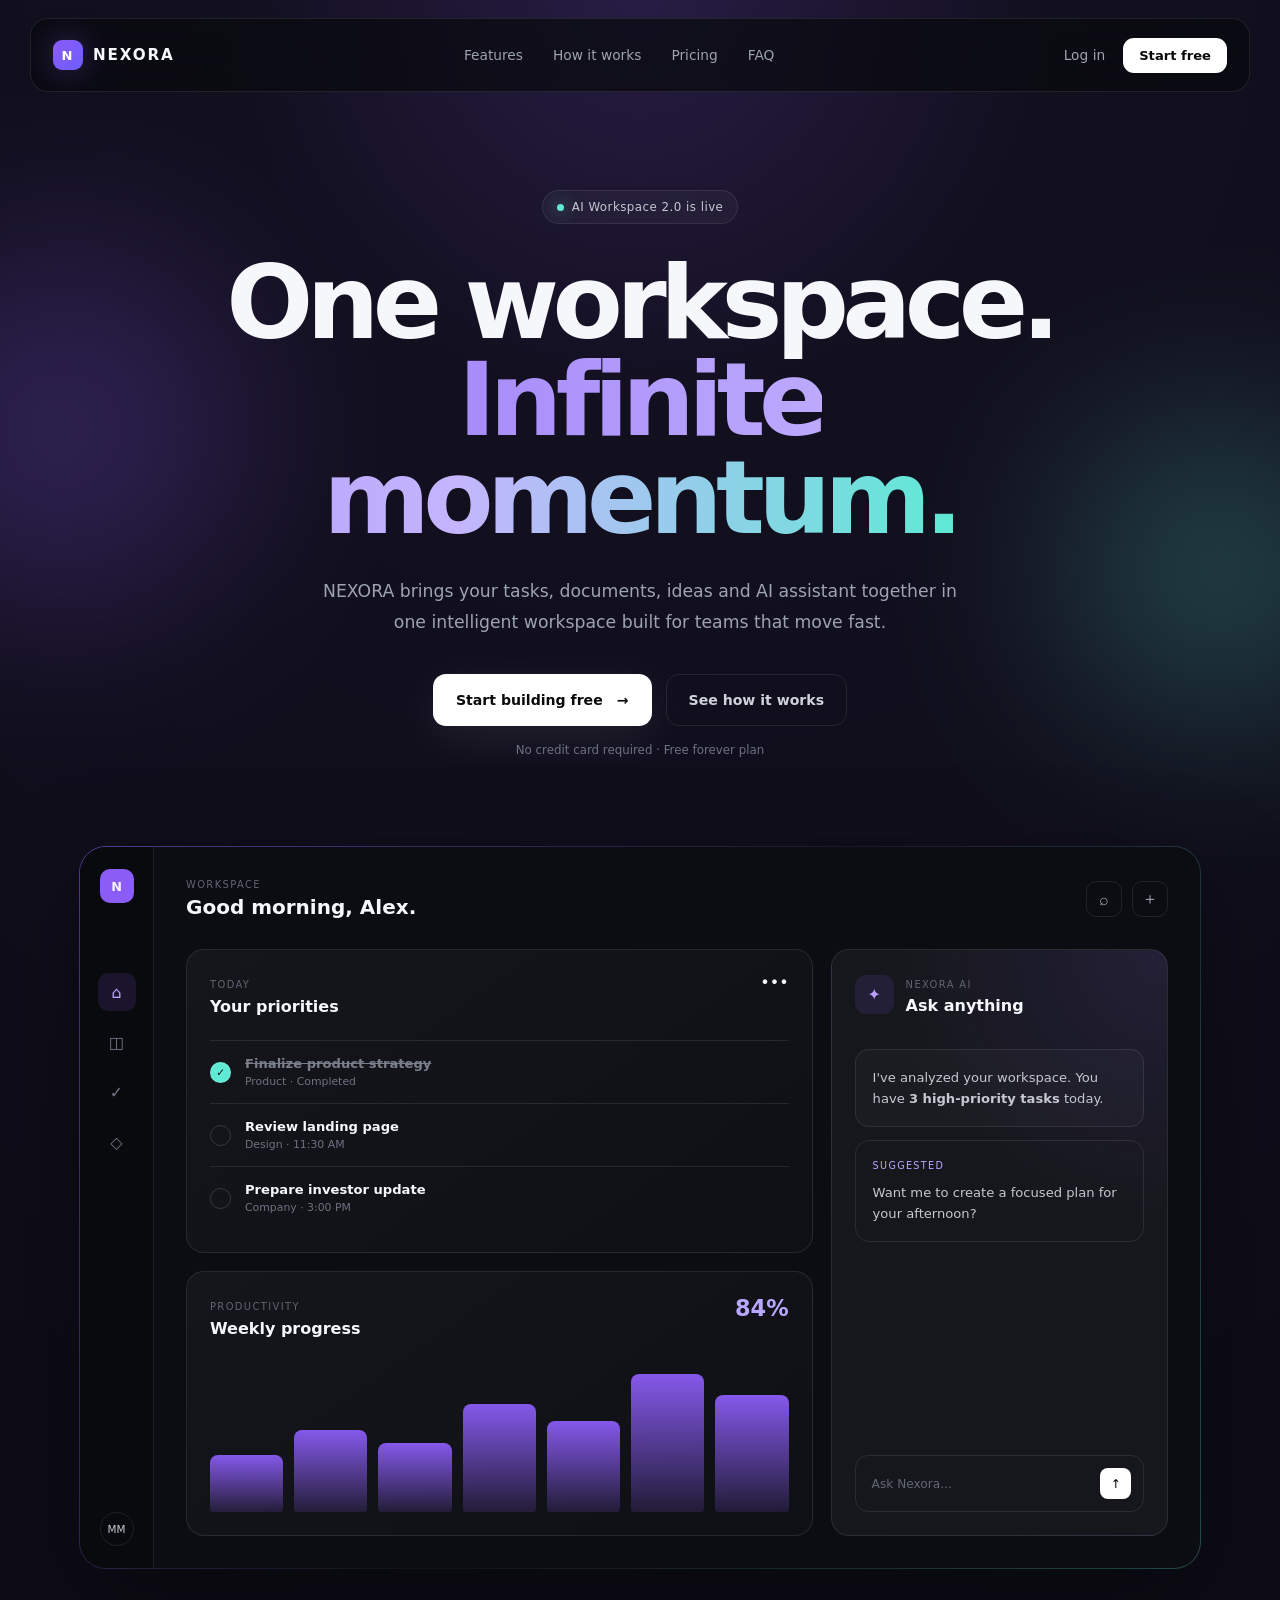
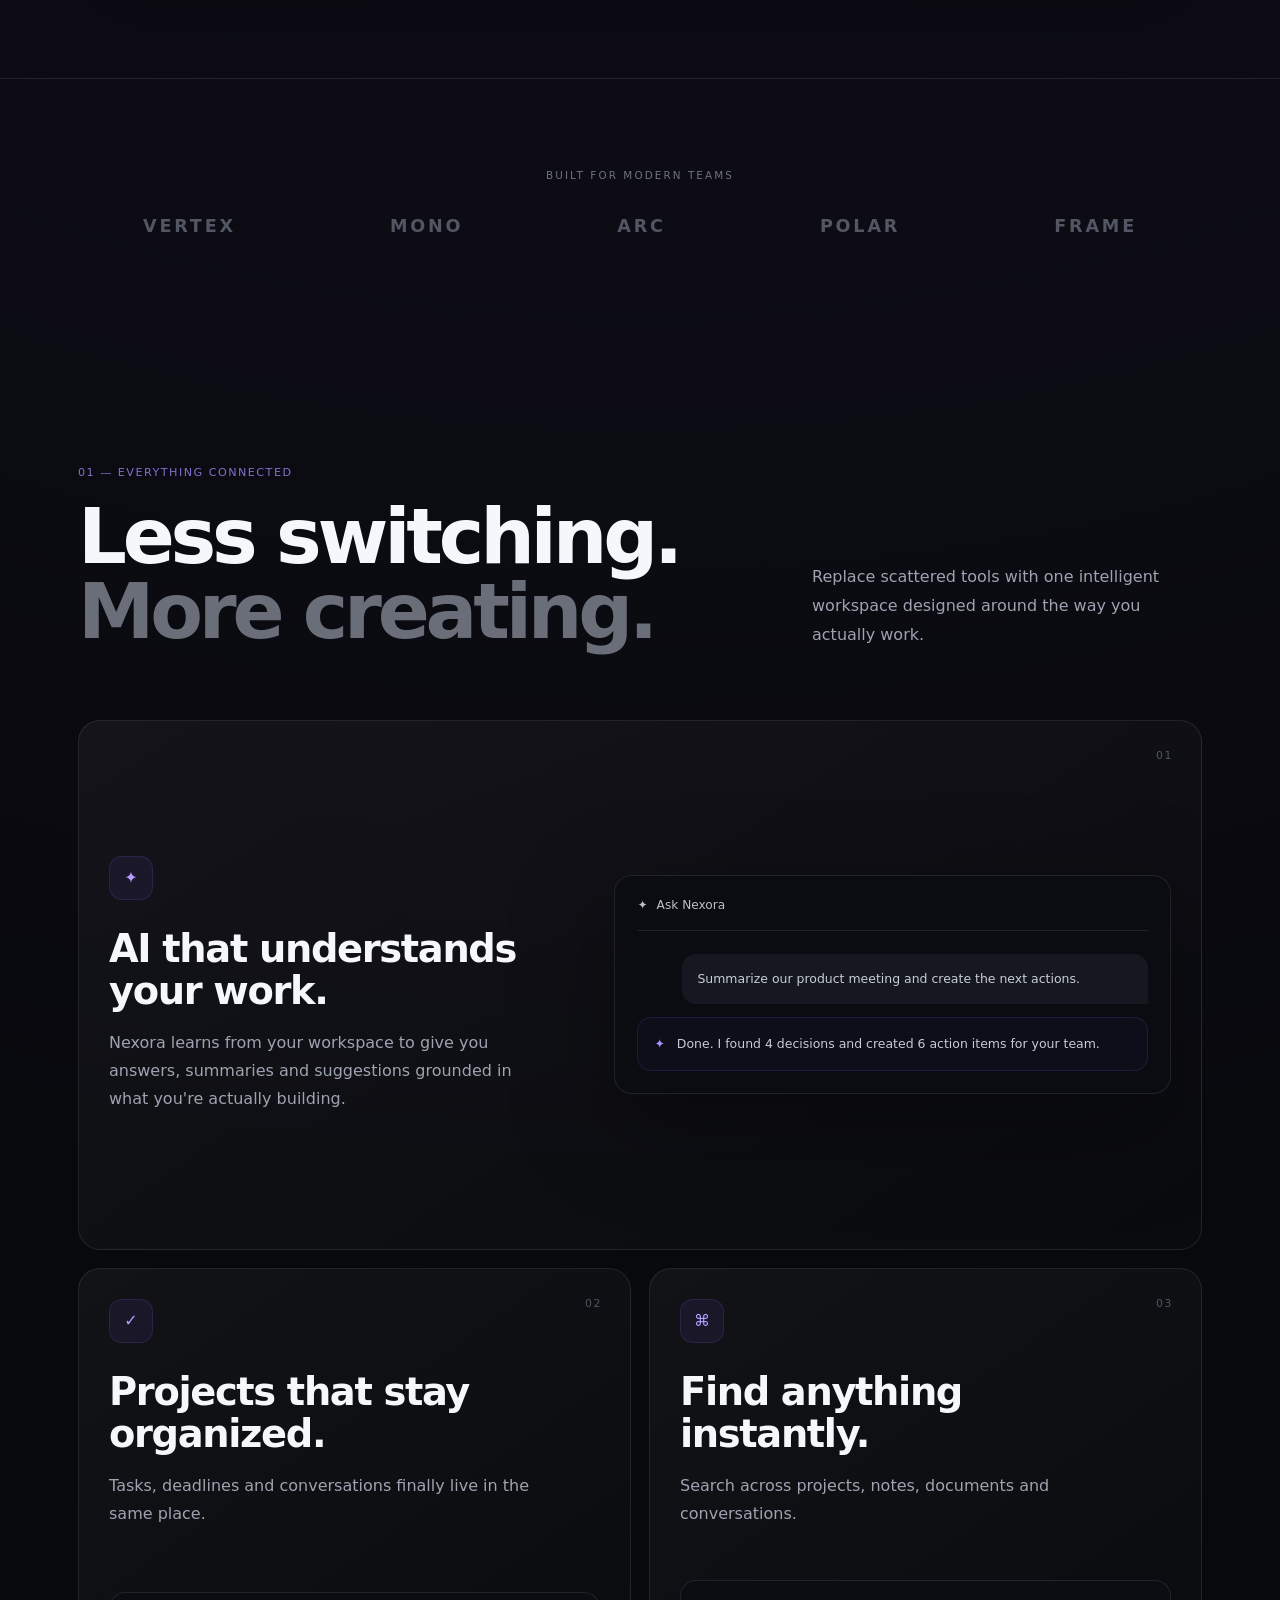
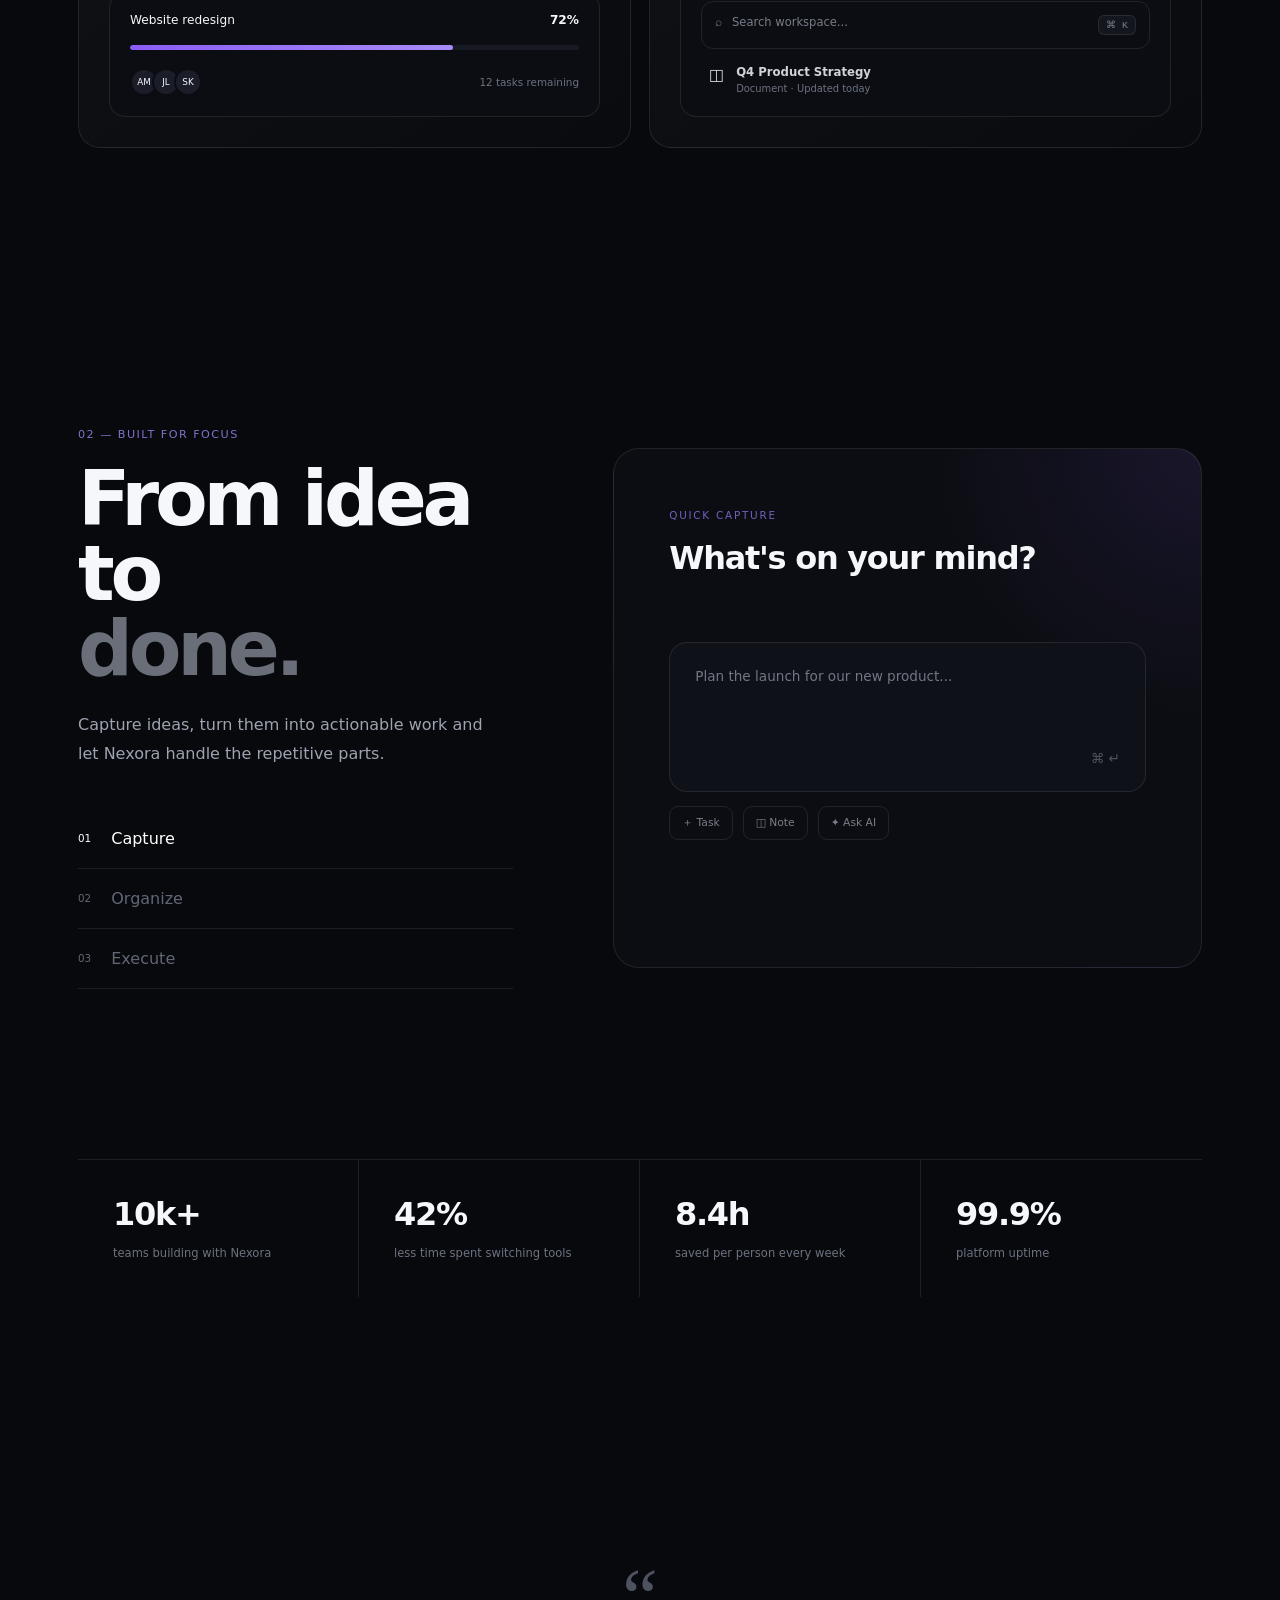
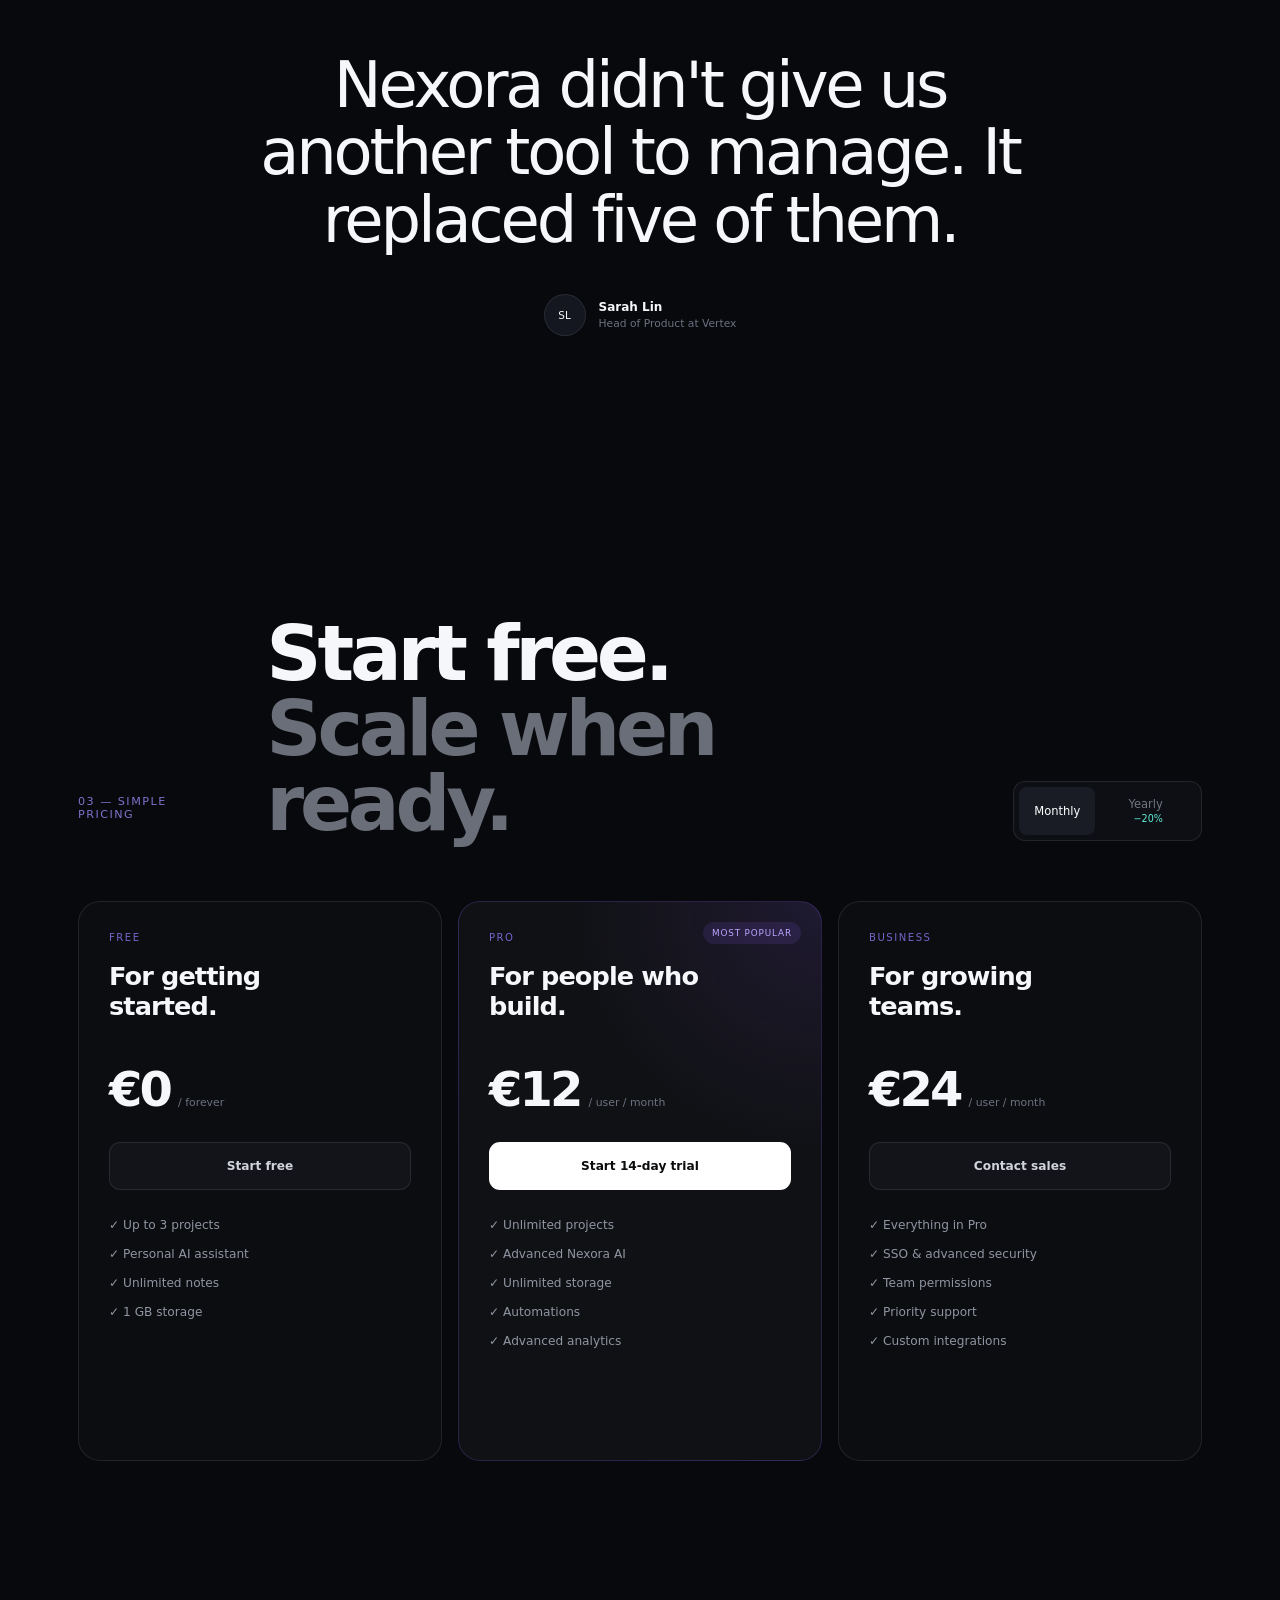
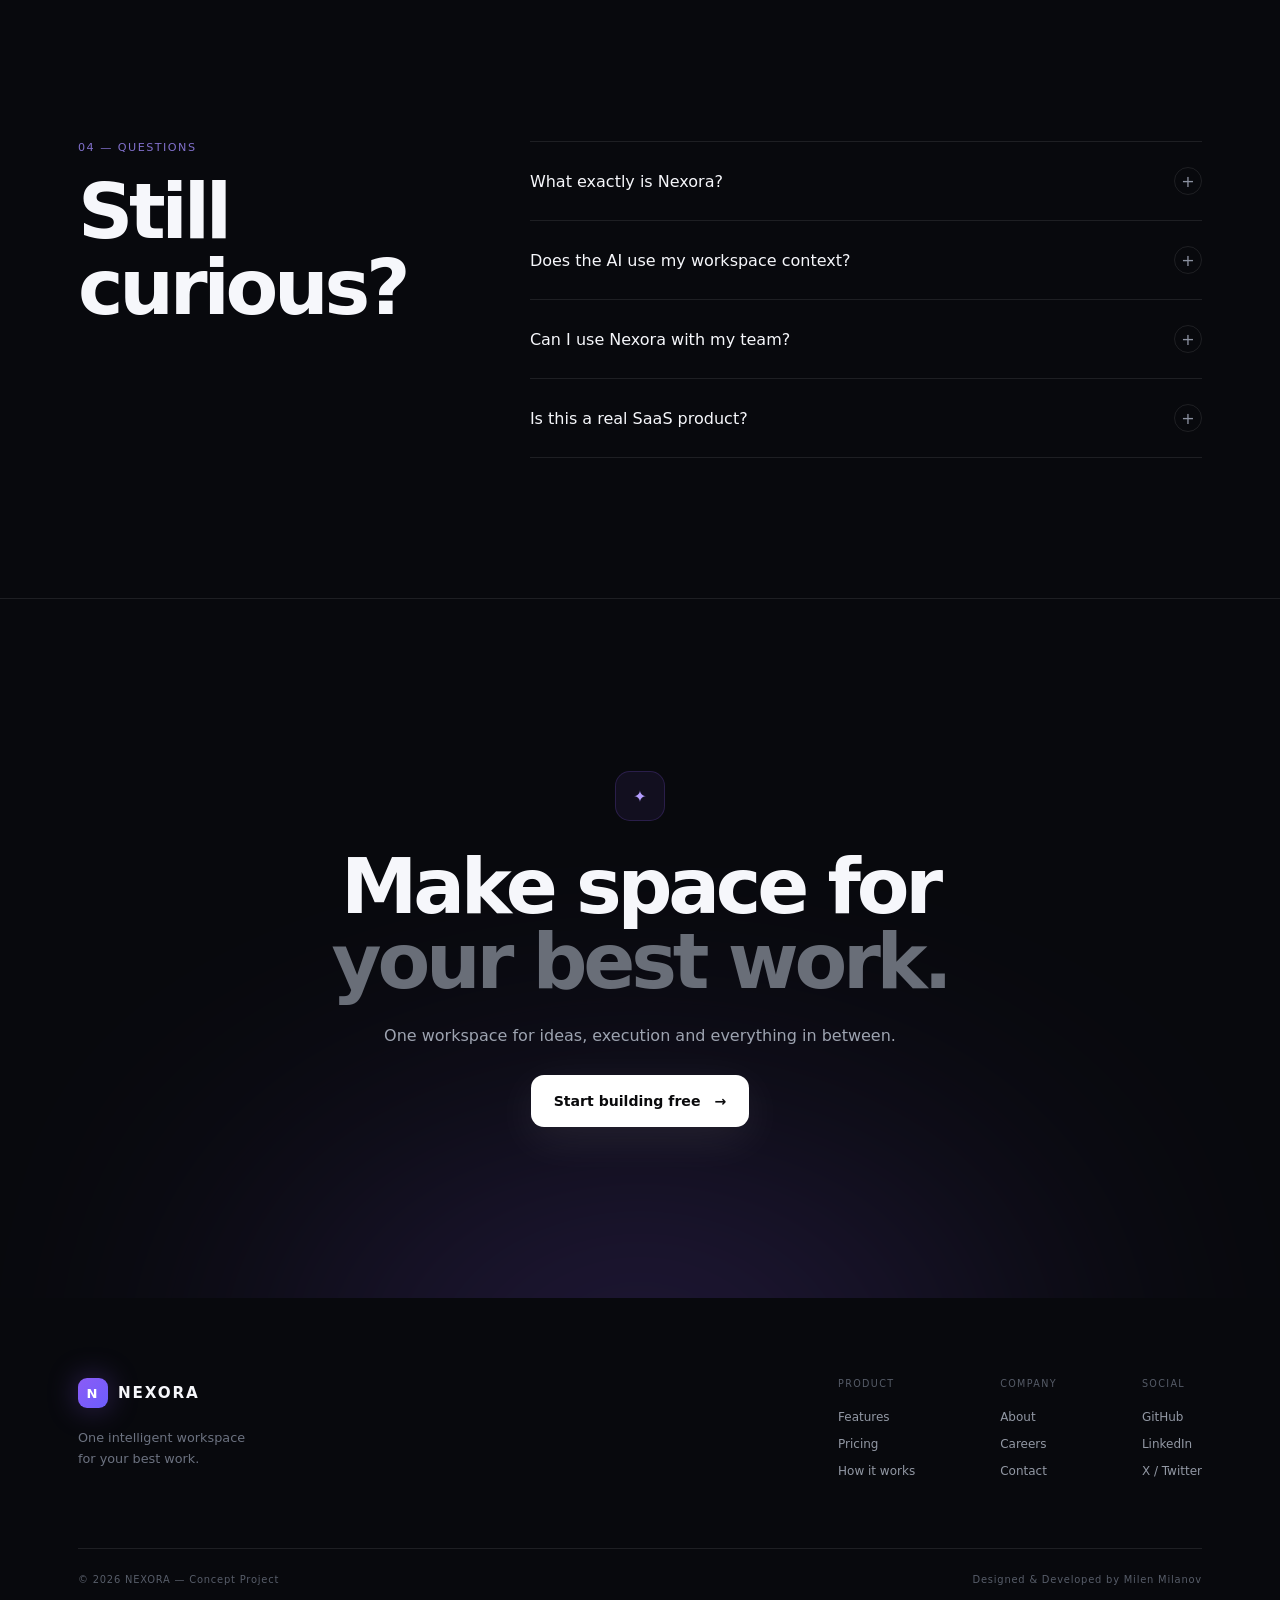
<file: saas-landing-page/index.html>
<!DOCTYPE html>
<html lang="en">
<head>
  <meta charset="UTF-8">
  <meta name="viewport" content="width=device-width, initial-scale=1.0">

  <title>NEXORA — AI Workspace</title>
  <meta name="description" content="NEXORA — AI productivity SaaS landing page designed and developed by Milen Milanov.">

  <link rel="stylesheet" href="css/style.css">
</head>

<body>

<header class="navbar">
  <a href="#" class="logo">
    <span class="logo-mark">N</span>
    NEXORA
  </a>

  <nav id="nav">
    <a href="#features">Features</a>
    <a href="#workflow">How it works</a>
    <a href="#pricing">Pricing</a>
    <a href="#faq">FAQ</a>
  </nav>

  <div class="nav-actions">
    <a href="#pricing" class="login">Log in</a>
    <a href="#pricing" class="nav-cta">Start free</a>
  </div>

  <button class="menu-button" id="menuButton" aria-label="Open menu">
    <span></span>
    <span></span>
  </button>
</header>

<main>

  <!-- HERO -->

  <section class="hero">

    <div class="hero-glow glow-one"></div>
    <div class="hero-glow glow-two"></div>

    <div class="hero-content reveal">

      <div class="badge">
        <span></span>
        AI Workspace 2.0 is live
      </div>

      <h1>
        One workspace.<br>
        <span>Infinite momentum.</span>
      </h1>

      <p class="hero-description">
        NEXORA brings your tasks, documents, ideas and AI assistant
        together in one intelligent workspace built for teams that move fast.
      </p>

      <div class="hero-actions">
        <a href="#pricing" class="primary-button">
          Start building free
          <span>→</span>
        </a>

        <a href="#workflow" class="secondary-button">
          See how it works
        </a>
      </div>

      <p class="hero-note">
        No credit card required · Free forever plan
      </p>

    </div>

    <!-- APP MOCKUP -->

    <div class="dashboard-wrapper reveal">

      <div class="dashboard">

        <aside class="sidebar">

          <div class="sidebar-logo">N</div>

          <div class="sidebar-icons">
            <button class="sidebar-icon active">⌂</button>
            <button class="sidebar-icon">◫</button>
            <button class="sidebar-icon">✓</button>
            <button class="sidebar-icon">◇</button>
          </div>

          <div class="avatar">MM</div>

        </aside>

        <div class="dashboard-main">

          <div class="dashboard-topbar">
            <div>
              <small>WORKSPACE</small>
              <strong>Good morning, Alex.</strong>
            </div>

            <div class="topbar-actions">
              <span>⌕</span>
              <span>＋</span>
            </div>
          </div>

          <div class="dashboard-grid">

            <div class="dashboard-column">

              <div class="panel tasks-panel">

                <div class="panel-heading">
                  <div>
                    <small>TODAY</small>
                    <h3>Your priorities</h3>
                  </div>
                  <span>•••</span>
                </div>

                <div class="task completed">
                  <span class="task-check">✓</span>
                  <div>
                    <strong>Finalize product strategy</strong>
                    <small>Product · Completed</small>
                  </div>
                </div>

                <div class="task">
                  <span class="task-check"></span>
                  <div>
                    <strong>Review landing page</strong>
                    <small>Design · 11:30 AM</small>
                  </div>
                </div>

                <div class="task">
                  <span class="task-check"></span>
                  <div>
                    <strong>Prepare investor update</strong>
                    <small>Company · 3:00 PM</small>
                  </div>
                </div>

              </div>

              <div class="panel progress-panel">

                <div class="panel-heading">
                  <div>
                    <small>PRODUCTIVITY</small>
                    <h3>Weekly progress</h3>
                  </div>

                  <strong class="percentage">84%</strong>
                </div>

                <div class="chart">
                  <span style="height: 38%"></span>
                  <span style="height: 55%"></span>
                  <span style="height: 46%"></span>
                  <span style="height: 72%"></span>
                  <span style="height: 61%"></span>
                  <span style="height: 92%"></span>
                  <span style="height: 78%"></span>
                </div>

              </div>

            </div>

            <div class="panel ai-panel">

              <div class="ai-header">
                <div class="ai-icon">✦</div>
                <div>
                  <small>NEXORA AI</small>
                  <h3>Ask anything</h3>
                </div>
              </div>

              <div class="ai-message">
                <p>
                  I've analyzed your workspace. You have
                  <strong>3 high-priority tasks</strong> today.
                </p>
              </div>

              <div class="ai-suggestion">
                <small>SUGGESTED</small>
                <p>Want me to create a focused plan for your afternoon?</p>
              </div>

              <div class="ai-input">
                <span>Ask Nexora...</span>
                <button>↑</button>
              </div>

            </div>

          </div>

        </div>

      </div>

    </div>

  </section>


  <!-- TRUST -->

  <section class="trust">

    <p>BUILT FOR MODERN TEAMS</p>

    <div class="companies">
      <span>VERTEX</span>
      <span>MONO</span>
      <span>ARC</span>
      <span>POLAR</span>
      <span>FRAME</span>
    </div>

  </section>


  <!-- FEATURES -->

  <section class="features section" id="features">

    <div class="section-heading reveal">

      <div>
        <p class="eyebrow">01 — Everything connected</p>
        <h2>
          Less switching.<br>
          <span>More creating.</span>
        </h2>
      </div>

      <p>
        Replace scattered tools with one intelligent workspace
        designed around the way you actually work.
      </p>

    </div>

    <div class="feature-grid">

      <article class="feature-card large reveal">

        <div class="feature-number">01</div>

        <div class="feature-content">
          <span class="feature-icon">✦</span>
          <h3>AI that understands your work.</h3>
          <p>
            Nexora learns from your workspace to give you answers,
            summaries and suggestions grounded in what you're actually building.
          </p>
        </div>

        <div class="mini-ai">
          <div class="mini-ai-header">
            <span>✦</span>
            Ask Nexora
          </div>

          <div class="mini-chat">
            <p>Summarize our product meeting and create the next actions.</p>
          </div>

          <div class="mini-answer">
            <span>✦</span>
            <p>
              Done. I found 4 decisions and created
              6 action items for your team.
            </p>
          </div>
        </div>

      </article>


      <article class="feature-card reveal">

        <div class="feature-number">02</div>

        <div class="feature-content">
          <span class="feature-icon">✓</span>
          <h3>Projects that stay organized.</h3>
          <p>
            Tasks, deadlines and conversations finally live in the same place.
          </p>
        </div>

        <div class="project-demo">

          <div>
            <span>Website redesign</span>
            <strong>72%</strong>
          </div>

          <div class="progress-track">
            <span></span>
          </div>

          <div class="project-users">
            <i>AM</i>
            <i>JL</i>
            <i>SK</i>
            <small>12 tasks remaining</small>
          </div>

        </div>

      </article>


      <article class="feature-card reveal">

        <div class="feature-number">03</div>

        <div class="feature-content">
          <span class="feature-icon">⌘</span>
          <h3>Find anything instantly.</h3>
          <p>
            Search across projects, notes, documents and conversations.
          </p>
        </div>

        <div class="search-demo">
          <div class="search-box">
            <span>⌕</span>
            <span>Search workspace...</span>
            <kbd>⌘ K</kbd>
          </div>

          <div class="search-result">
            <span>◫</span>
            <div>
              <strong>Q4 Product Strategy</strong>
              <small>Document · Updated today</small>
            </div>
          </div>
        </div>

      </article>

    </div>

  </section>


  <!-- WORKFLOW -->

  <section class="workflow section" id="workflow">

    <div class="workflow-copy reveal">

      <p class="eyebrow">02 — Built for focus</p>

      <h2>
        From idea to<br>
        <span>done.</span>
      </h2>

      <p class="workflow-description">
        Capture ideas, turn them into actionable work and let
        Nexora handle the repetitive parts.
      </p>

      <div class="workflow-tabs">

        <button class="workflow-tab active" data-tab="capture">
          <span>01</span>
          Capture
        </button>

        <button class="workflow-tab" data-tab="organize">
          <span>02</span>
          Organize
        </button>

        <button class="workflow-tab" data-tab="execute">
          <span>03</span>
          Execute
        </button>

      </div>

    </div>


    <div class="workflow-visual reveal">

      <div class="workflow-screen active" id="capture">

        <small>QUICK CAPTURE</small>
        <h3>What's on your mind?</h3>

        <div class="capture-input">
          <p>Plan the launch for our new product...</p>
          <span>⌘ ↵</span>
        </div>

        <div class="capture-options">
          <span>＋ Task</span>
          <span>◫ Note</span>
          <span>✦ Ask AI</span>
        </div>

      </div>

      <div class="workflow-screen" id="organize">

        <small>SMART ORGANIZATION</small>
        <h3>Everything in its place.</h3>

        <div class="organize-items">
          <div><span>●</span> Product launch <strong>8 tasks</strong></div>
          <div><span>●</span> Marketing <strong>12 tasks</strong></div>
          <div><span>●</span> Website <strong>5 tasks</strong></div>
        </div>

      </div>

      <div class="workflow-screen" id="execute">

        <small>FOCUS MODE</small>
        <h3>Only what matters now.</h3>

        <div class="focus-task">
          <span>NOW</span>
          <strong>Finalize launch strategy</strong>
          <p>45 minutes remaining</p>
        </div>

      </div>

    </div>

  </section>


  <!-- STATS -->

  <section class="stats">

    <div>
      <strong>10k+</strong>
      <span>teams building with Nexora</span>
    </div>

    <div>
      <strong>42%</strong>
      <span>less time spent switching tools</span>
    </div>

    <div>
      <strong>8.4h</strong>
      <span>saved per person every week</span>
    </div>

    <div>
      <strong>99.9%</strong>
      <span>platform uptime</span>
    </div>

  </section>


  <!-- TESTIMONIAL -->

  <section class="testimonial section">

    <div class="quote-mark">“</div>

    <blockquote class="reveal">
      Nexora didn't give us another tool to manage.
      It replaced five of them.
    </blockquote>

    <div class="testimonial-person">
      <div class="testimonial-avatar">SL</div>
      <div>
        <strong>Sarah Lin</strong>
        <span>Head of Product at Vertex</span>
      </div>
    </div>

  </section>


  <!-- PRICING -->

  <section class="pricing section" id="pricing">

    <div class="pricing-heading reveal">

      <p class="eyebrow">03 — Simple pricing</p>

      <h2>
        Start free.<br>
        <span>Scale when ready.</span>
      </h2>

      <div class="billing-toggle">
        <button class="billing active" data-period="monthly">Monthly</button>
        <button class="billing" data-period="yearly">Yearly <span>−20%</span></button>
      </div>

    </div>


    <div class="pricing-grid">

      <article class="price-card reveal">

        <p class="plan">FREE</p>
        <h3>For getting started.</h3>

        <div class="price">
          <strong>€0</strong>
          <span>/ forever</span>
        </div>

        <a href="#" class="price-button secondary-price">Start free</a>

        <ul>
          <li>✓ Up to 3 projects</li>
          <li>✓ Personal AI assistant</li>
          <li>✓ Unlimited notes</li>
          <li>✓ 1 GB storage</li>
        </ul>

      </article>


      <article class="price-card featured reveal">

        <div class="popular">MOST POPULAR</div>

        <p class="plan">PRO</p>
        <h3>For people who build.</h3>

        <div class="price">
          <strong
            class="dynamic-price"
            data-monthly="€12"
            data-yearly="€9"
          >€12</strong>
          <span>/ user / month</span>
        </div>

        <a href="#" class="price-button">Start 14-day trial</a>

        <ul>
          <li>✓ Unlimited projects</li>
          <li>✓ Advanced Nexora AI</li>
          <li>✓ Unlimited storage</li>
          <li>✓ Automations</li>
          <li>✓ Advanced analytics</li>
        </ul>

      </article>


      <article class="price-card reveal">

        <p class="plan">BUSINESS</p>
        <h3>For growing teams.</h3>

        <div class="price">
          <strong
            class="dynamic-price"
            data-monthly="€24"
            data-yearly="€19"
          >€24</strong>
          <span>/ user / month</span>
        </div>

        <a href="#" class="price-button secondary-price">Contact sales</a>

        <ul>
          <li>✓ Everything in Pro</li>
          <li>✓ SSO & advanced security</li>
          <li>✓ Team permissions</li>
          <li>✓ Priority support</li>
          <li>✓ Custom integrations</li>
        </ul>

      </article>

    </div>

  </section>


  <!-- FAQ -->

  <section class="faq section" id="faq">

    <div class="faq-heading">
      <p class="eyebrow">04 — Questions</p>
      <h2>Still curious?</h2>
    </div>

    <div class="faq-list">

      <article class="faq-item">
        <button class="faq-question">
          What exactly is Nexora?
          <span>+</span>
        </button>

        <div class="faq-answer">
          <p>
            Nexora is a fictional AI-powered productivity platform created
            as a frontend and UI/UX portfolio concept.
          </p>
        </div>
      </article>

      <article class="faq-item">
        <button class="faq-question">
          Does the AI use my workspace context?
          <span>+</span>
        </button>

        <div class="faq-answer">
          <p>
            In this concept, Nexora AI is designed to understand projects,
            documents and tasks so it can provide contextual assistance.
          </p>
        </div>
      </article>

      <article class="faq-item">
        <button class="faq-question">
          Can I use Nexora with my team?
          <span>+</span>
        </button>

        <div class="faq-answer">
          <p>
            The interface demonstrates personal and collaborative workflows
            designed for individuals and modern product teams.
          </p>
        </div>
      </article>

      <article class="faq-item">
        <button class="faq-question">
          Is this a real SaaS product?
          <span>+</span>
        </button>

        <div class="faq-answer">
          <p>
            No. Nexora is an original fictional product concept designed
            and developed by Milen Milanov as a portfolio project.
          </p>
        </div>
      </article>

    </div>

  </section>


  <!-- FINAL CTA -->

  <section class="final-cta">

    <div class="final-glow"></div>

    <div class="final-content reveal">

      <span class="final-icon">✦</span>

      <h2>
        Make space for<br>
        <span>your best work.</span>
      </h2>

      <p>
        One workspace for ideas, execution and everything in between.
      </p>

      <a href="#pricing" class="primary-button">
        Start building free
        <span>→</span>
      </a>

    </div>

  </section>

</main>


<footer>

  <div class="footer-main">

    <div>
      <a href="#" class="logo">
        <span class="logo-mark">N</span>
        NEXORA
      </a>

      <p>
        One intelligent workspace<br>
        for your best work.
      </p>
    </div>

    <div class="footer-links">

      <div>
        <small>PRODUCT</small>
        <a href="#features">Features</a>
        <a href="#pricing">Pricing</a>
        <a href="#workflow">How it works</a>
      </div>

      <div>
        <small>COMPANY</small>
        <a href="#">About</a>
        <a href="#">Careers</a>
        <a href="#">Contact</a>
      </div>

      <div>
        <small>SOCIAL</small>
        <a href="#">GitHub</a>
        <a href="#">LinkedIn</a>
        <a href="#">X / Twitter</a>
      </div>

    </div>

  </div>

  <div class="footer-bottom">
    <span>© 2026 NEXORA — Concept Project</span>
    <span>Designed & Developed by Milen Milanov</span>
  </div>

</footer>

<script src="js/main.js"></script>

</body>
</html>
</file>
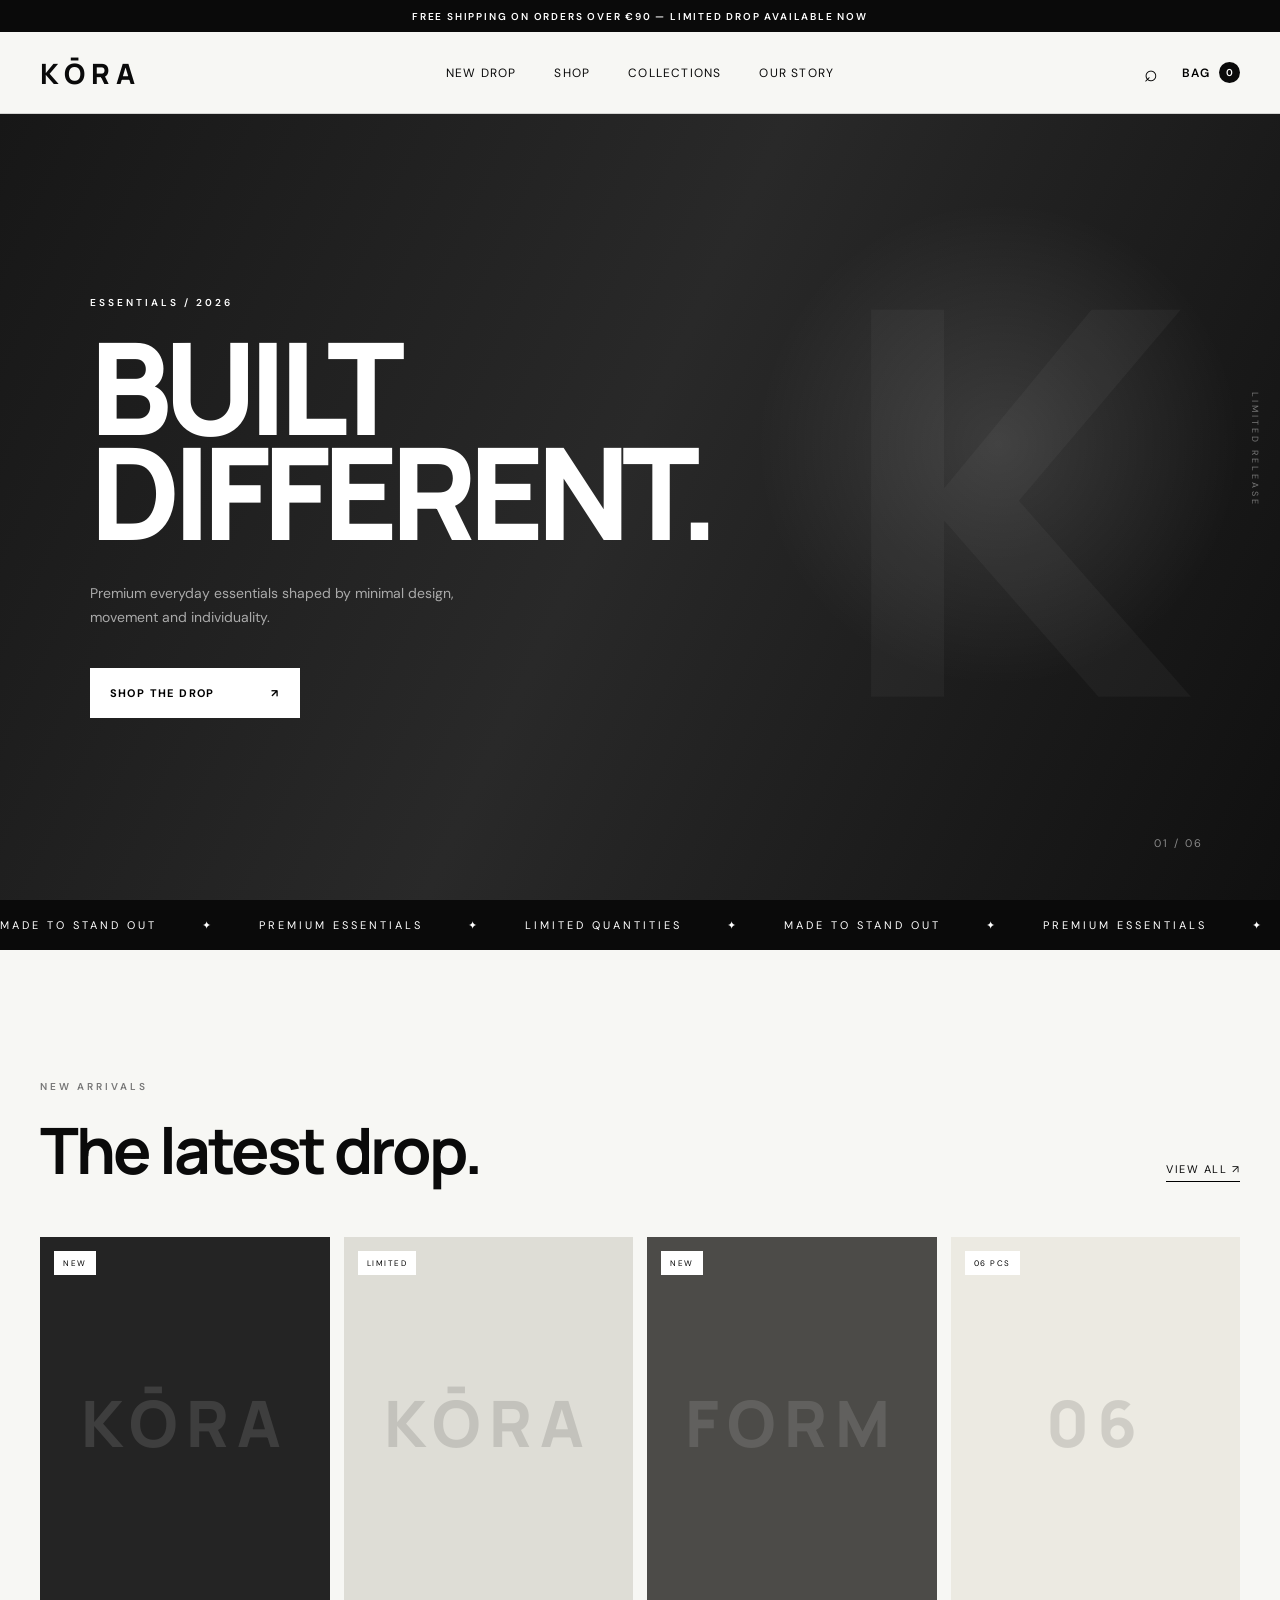
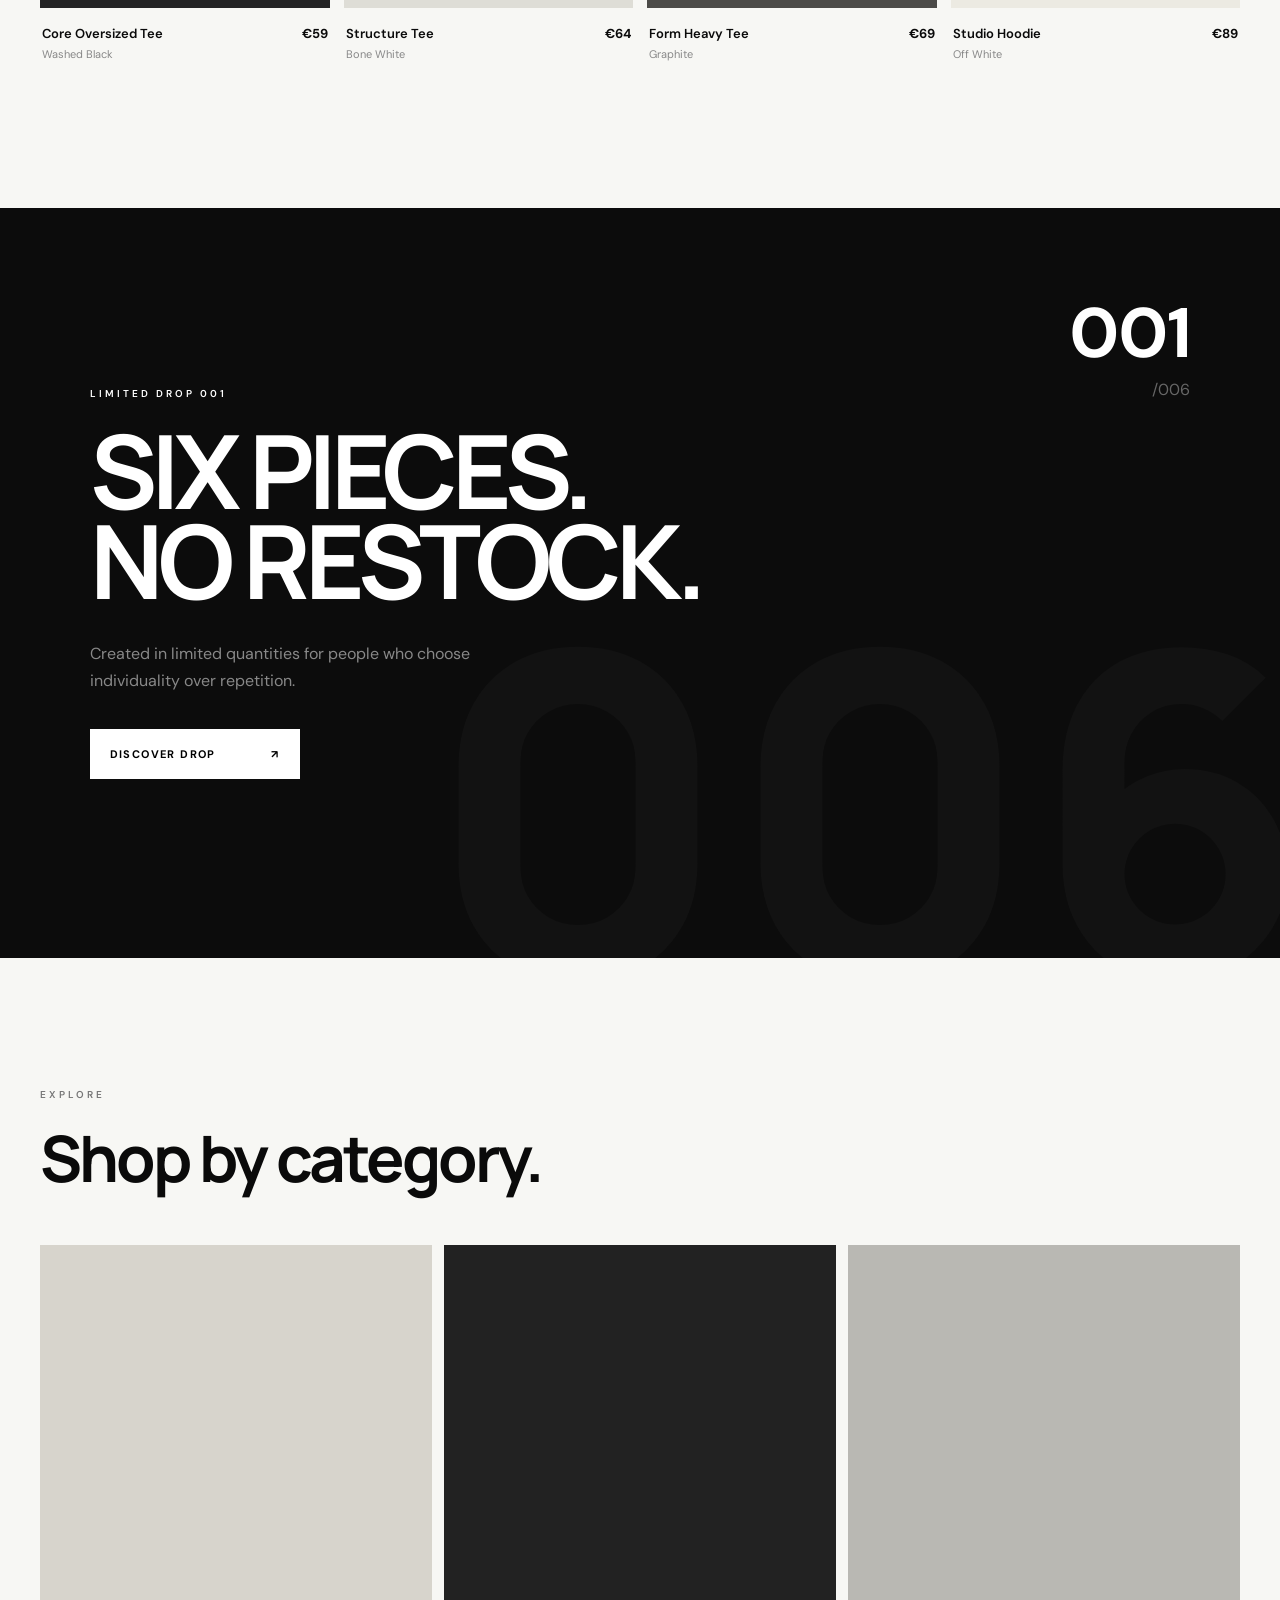
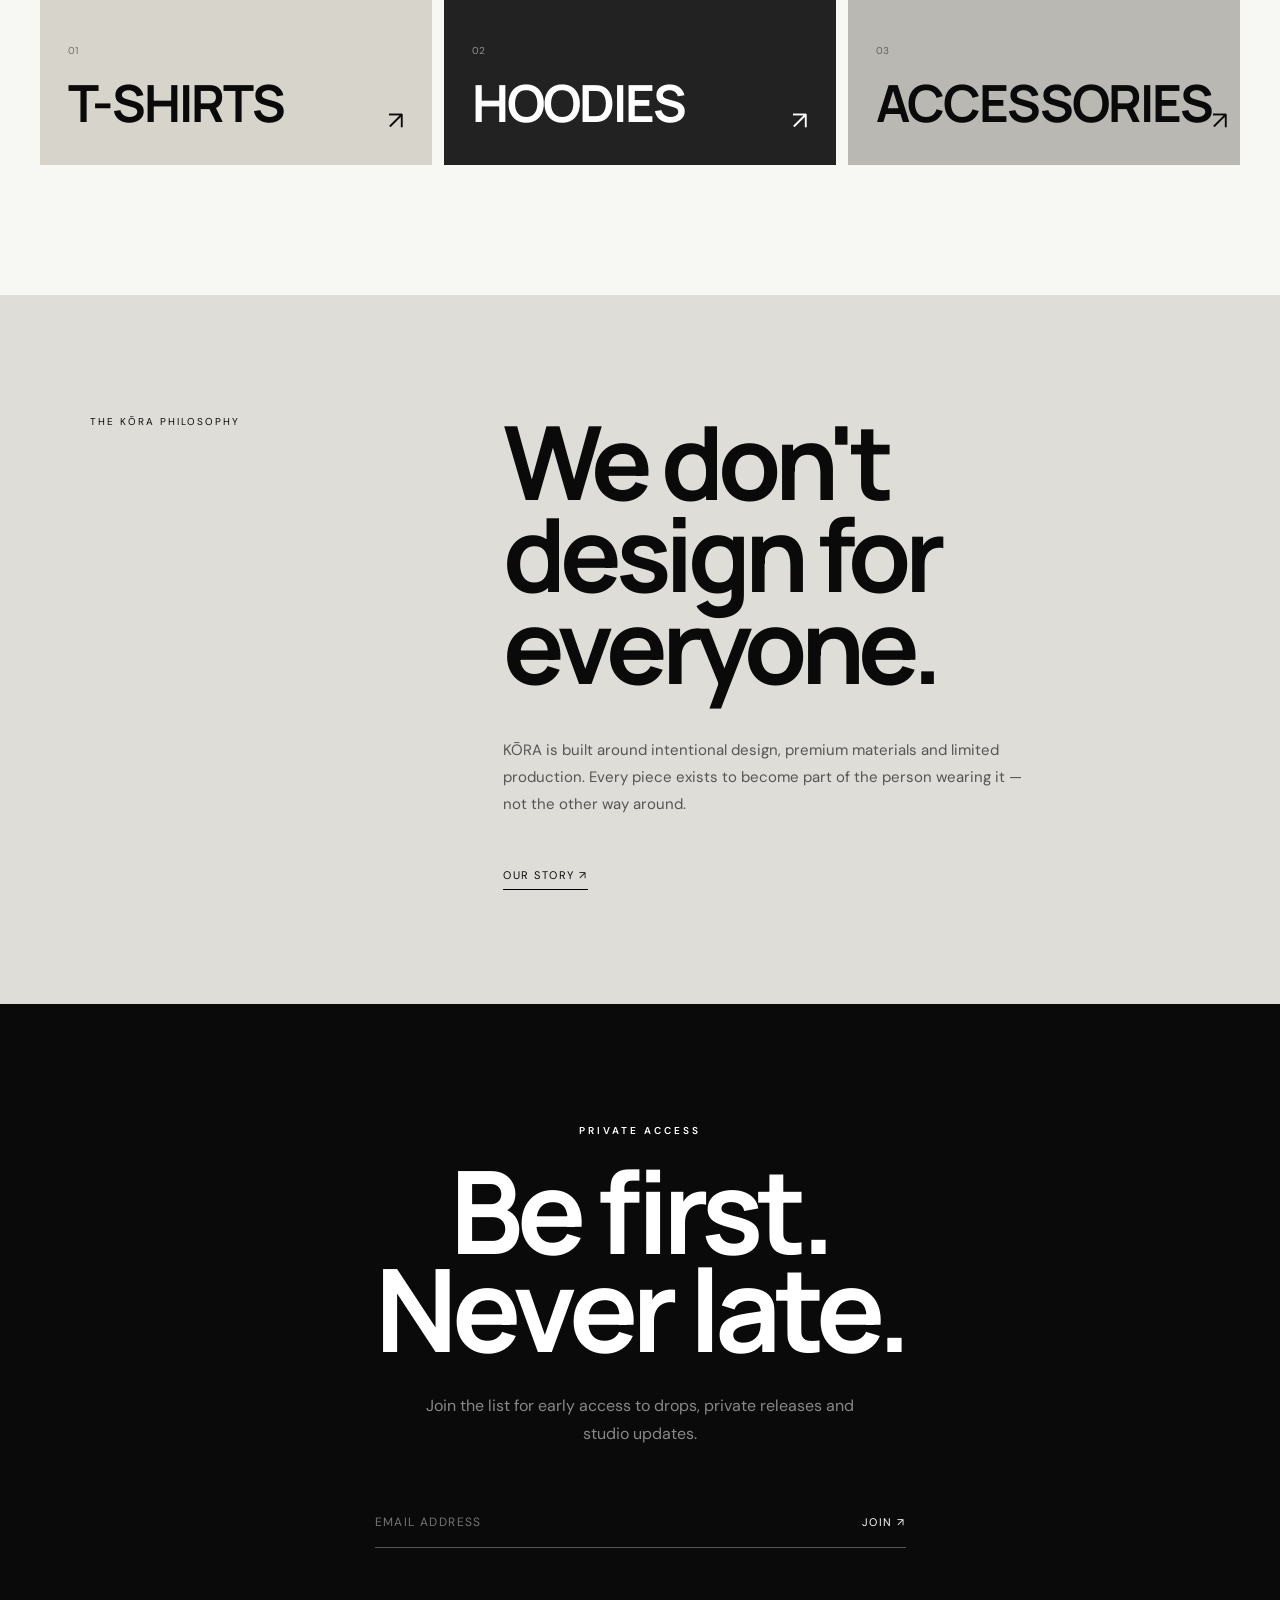
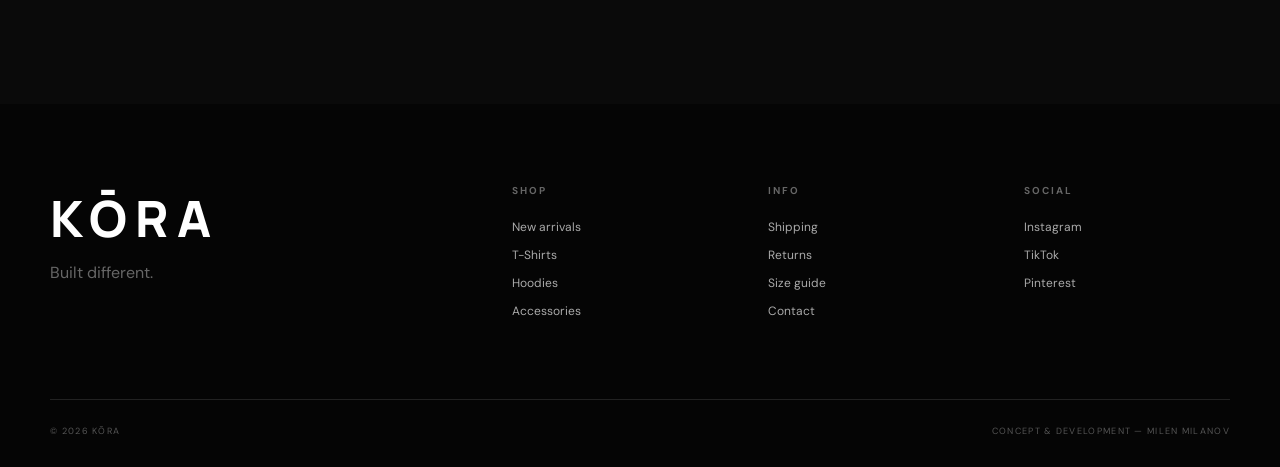
<file: shopify-storefront/index.html>
<!DOCTYPE html>
<html lang="en">
<head>
  <meta charset="UTF-8">
  <meta name="viewport" content="width=device-width, initial-scale=1.0">

  <title>KŌRA — Modern Streetwear</title>
  <meta
    name="description"
    content="KŌRA — a premium streetwear storefront concept built by Milen Milanov."
  >

  <link rel="stylesheet" href="css/style.css">
</head>

<body>

  <!-- ANNOUNCEMENT -->
  <div class="announcement">
    <p>FREE SHIPPING ON ORDERS OVER €90 — LIMITED DROP AVAILABLE NOW</p>
  </div>


  <!-- HEADER -->
  <header class="header" id="header">
    <div class="header-inner">

      <button class="menu-toggle" id="menuToggle" aria-label="Open menu">
        <span></span>
        <span></span>
        <span></span>
      </button>

      <a href="#" class="logo">KŌRA</a>

      <nav class="nav" id="nav">
        <a href="#new">New Drop</a>
        <a href="#shop">Shop</a>
        <a href="#collection">Collections</a>
        <a href="#story">Our Story</a>
      </nav>

      <div class="header-actions">
        <button class="icon-button search-button" aria-label="Search">
          <span>⌕</span>
        </button>

        <button class="cart-button" id="cartButton">
          BAG
          <span class="cart-count" id="cartCount">0</span>
        </button>
      </div>

    </div>
  </header>


  <!-- MOBILE MENU -->
  <div class="mobile-menu" id="mobileMenu">

    <div class="mobile-menu-top">
      <span>KŌRA</span>
      <button id="closeMenu" aria-label="Close menu">×</button>
    </div>

    <nav>
      <a href="#new">New Drop</a>
      <a href="#shop">Shop</a>
      <a href="#collection">Collections</a>
      <a href="#story">Our Story</a>
    </nav>

    <div class="mobile-menu-bottom">
      <p>ESSENTIALS / 2026</p>
      <span>Designed for those who move differently.</span>
    </div>

  </div>


  <!-- HERO -->
  <main>

    <section class="hero" id="new">

      <div class="hero-noise"></div>

      <div class="hero-content reveal">

        <p class="eyebrow">ESSENTIALS / 2026</p>

        <h1>
          BUILT<br>
          DIFFERENT.
        </h1>

        <p class="hero-description">
          Premium everyday essentials shaped by
          minimal design, movement and individuality.
        </p>

        <a href="#shop" class="primary-button">
          SHOP THE DROP
          <span>↗</span>
        </a>

      </div>

      <div class="hero-number">
        01 / 06
      </div>

      <div class="hero-side-text">
        LIMITED RELEASE
      </div>

    </section>


    <!-- MARQUEE -->
    <section class="marquee">
      <div class="marquee-track">

        <span>MADE TO STAND OUT</span>
        <span>✦</span>
        <span>PREMIUM ESSENTIALS</span>
        <span>✦</span>
        <span>LIMITED QUANTITIES</span>
        <span>✦</span>

        <span>MADE TO STAND OUT</span>
        <span>✦</span>
        <span>PREMIUM ESSENTIALS</span>
        <span>✦</span>
        <span>LIMITED QUANTITIES</span>
        <span>✦</span>

      </div>
    </section>


    <!-- NEW ARRIVALS -->
    <section class="products-section" id="shop">

      <div class="section-heading reveal">

        <div>
          <p class="eyebrow dark">NEW ARRIVALS</p>
          <h2>The latest drop.</h2>
        </div>

        <a href="#" class="text-link">
          VIEW ALL
          <span>↗</span>
        </a>

      </div>


      <div class="product-grid">

        <!-- PRODUCT 1 -->
        <article
          class="product-card reveal"
          data-name="Core Oversized Tee"
          data-price="59"
        >

          <div class="product-image product-image-one">

            <span class="product-badge">NEW</span>

            <button class="quick-view">
              QUICK VIEW
            </button>

            <div class="product-placeholder">
              KŌRA
            </div>

          </div>

          <div class="product-info">

            <div>
              <h3>Core Oversized Tee</h3>
              <p>Washed Black</p>
            </div>

            <strong>€59</strong>

          </div>

        </article>


        <!-- PRODUCT 2 -->
        <article
          class="product-card reveal"
          data-name="Structure Tee"
          data-price="64"
        >

          <div class="product-image product-image-two">

            <span class="product-badge">LIMITED</span>

            <button class="quick-view">
              QUICK VIEW
            </button>

            <div class="product-placeholder light">
              KŌRA
            </div>

          </div>

          <div class="product-info">

            <div>
              <h3>Structure Tee</h3>
              <p>Bone White</p>
            </div>

            <strong>€64</strong>

          </div>

        </article>


        <!-- PRODUCT 3 -->
        <article
          class="product-card reveal"
          data-name="Form Heavy Tee"
          data-price="69"
        >

          <div class="product-image product-image-three">

            <span class="product-badge">NEW</span>

            <button class="quick-view">
              QUICK VIEW
            </button>

            <div class="product-placeholder">
              FORM
            </div>

          </div>

          <div class="product-info">

            <div>
              <h3>Form Heavy Tee</h3>
              <p>Graphite</p>
            </div>

            <strong>€69</strong>

          </div>

        </article>


        <!-- PRODUCT 4 -->
        <article
          class="product-card reveal"
          data-name="Studio Hoodie"
          data-price="89"
        >

          <div class="product-image product-image-four">

            <span class="product-badge">06 PCS</span>

            <button class="quick-view">
              QUICK VIEW
            </button>

            <div class="product-placeholder light">
              06
            </div>

          </div>

          <div class="product-info">

            <div>
              <h3>Studio Hoodie</h3>
              <p>Off White</p>
            </div>

            <strong>€89</strong>

          </div>

        </article>

      </div>

    </section>


    <!-- LIMITED DROP -->
    <section class="limited-section" id="collection">

      <div class="limited-content reveal">

        <p class="eyebrow">LIMITED DROP 001</p>

        <h2>
          SIX PIECES.<br>
          NO RESTOCK.
        </h2>

        <p>
          Created in limited quantities for people
          who choose individuality over repetition.
        </p>

        <a href="#shop" class="light-button">
          DISCOVER DROP
          <span>↗</span>
        </a>

      </div>

      <div class="limited-counter">
        <span>001</span>
        <span>/006</span>
      </div>

    </section>


    <!-- CATEGORIES -->
    <section class="categories-section">

      <div class="section-heading reveal">

        <div>
          <p class="eyebrow dark">EXPLORE</p>
          <h2>Shop by category.</h2>
        </div>

      </div>


      <div class="category-grid">

        <a href="#" class="category-card category-one reveal">

          <div>
            <span>01</span>
            <h3>T-SHIRTS</h3>
          </div>

          <span class="category-arrow">↗</span>

        </a>


        <a href="#" class="category-card category-two reveal">

          <div>
            <span>02</span>
            <h3>HOODIES</h3>
          </div>

          <span class="category-arrow">↗</span>

        </a>


        <a href="#" class="category-card category-three reveal">

          <div>
            <span>03</span>
            <h3>ACCESSORIES</h3>
          </div>

          <span class="category-arrow">↗</span>

        </a>

      </div>

    </section>


    <!-- BRAND STORY -->
    <section class="story-section" id="story">

      <div class="story-label reveal">
        <p>THE KŌRA PHILOSOPHY</p>
      </div>

      <div class="story-content reveal">

        <h2>
          We don't design
          for everyone.
        </h2>

        <p>
          KŌRA is built around intentional design,
          premium materials and limited production.
          Every piece exists to become part of the
          person wearing it — not the other way around.
        </p>

        <a href="#" class="story-link">
          OUR STORY
          <span>↗</span>
        </a>

      </div>

    </section>


    <!-- NEWSLETTER -->
    <section class="newsletter">

      <div class="newsletter-inner reveal">

        <p class="eyebrow">PRIVATE ACCESS</p>

        <h2>
          Be first.<br>
          Never late.
        </h2>

        <p>
          Join the list for early access to drops,
          private releases and studio updates.
        </p>

        <form class="newsletter-form" id="newsletterForm">

          <input
            type="email"
            placeholder="EMAIL ADDRESS"
            required
          >

          <button type="submit">
            JOIN
            <span>↗</span>
          </button>

        </form>

        <p class="newsletter-message" id="newsletterMessage"></p>

      </div>

    </section>

  </main>


  <!-- FOOTER -->
  <footer class="footer">

    <div class="footer-top">

      <div class="footer-brand">
        <a href="#">KŌRA</a>
        <p>Built different.</p>
      </div>

      <div class="footer-column">
        <h4>SHOP</h4>
        <a href="#shop">New arrivals</a>
        <a href="#shop">T-Shirts</a>
        <a href="#shop">Hoodies</a>
        <a href="#shop">Accessories</a>
      </div>

      <div class="footer-column">
        <h4>INFO</h4>
        <a href="#">Shipping</a>
        <a href="#">Returns</a>
        <a href="#">Size guide</a>
        <a href="#">Contact</a>
      </div>

      <div class="footer-column">
        <h4>SOCIAL</h4>
        <a href="#">Instagram</a>
        <a href="#">TikTok</a>
        <a href="#">Pinterest</a>
      </div>

    </div>

    <div class="footer-bottom">

      <p>© 2026 KŌRA</p>

      <p>
        CONCEPT & DEVELOPMENT —
        MILEN MILANOV
      </p>

    </div>

  </footer>


  <!-- QUICK VIEW -->
  <div class="quick-view-overlay" id="quickViewOverlay">

    <div class="quick-view-modal">

      <button
        class="close-quick-view"
        id="closeQuickView"
        aria-label="Close quick view"
      >
        ×
      </button>

      <div class="quick-view-image">
        <div id="modalVisual">KŌRA</div>
      </div>

      <div class="quick-view-content">

        <p class="eyebrow dark">KŌRA ESSENTIALS</p>

        <h2 id="modalProductName">
          Core Oversized Tee
        </h2>

        <p
          class="modal-price"
          id="modalProductPrice"
        >
          €59
        </p>

        <p class="modal-description">
          Heavyweight premium cotton with an oversized
          silhouette designed for everyday wear.
        </p>

        <div class="size-area">

          <p>SELECT SIZE</p>

          <div class="size-options">
            <button data-size="S">S</button>
            <button data-size="M">M</button>
            <button data-size="L">L</button>
            <button data-size="XL">XL</button>
          </div>

        </div>

        <button
          class="add-to-cart"
          id="addToCart"
        >
          ADD TO BAG
          <span>€59</span>
        </button>

        <div class="product-details">

          <p>PREMIUM HEAVYWEIGHT COTTON</p>
          <p>OVERSIZED FIT</p>
          <p>LIMITED PRODUCTION</p>

        </div>

      </div>

    </div>

  </div>


  <!-- CART OVERLAY -->
  <div
    class="cart-overlay"
    id="cartOverlay"
  ></div>


  <!-- CART DRAWER -->
  <aside class="cart-drawer" id="cartDrawer">

    <div class="cart-header">

      <div>
        <p>YOUR BAG</p>
        <span id="drawerCount">0 ITEMS</span>
      </div>

      <button
        id="closeCart"
        aria-label="Close cart"
      >
        ×
      </button>

    </div>


    <div class="shipping-progress">

      <p id="shippingMessage">
        ADD €90 FOR FREE SHIPPING
      </p>

      <div class="progress-track">
        <div
          class="progress-bar"
          id="progressBar"
        ></div>
      </div>

    </div>


    <div
      class="cart-items"
      id="cartItems"
    >

      <div
        class="empty-cart"
        id="emptyCart"
      >
        <p>Your bag is empty.</p>
        <a href="#shop" id="continueShopping">
          CONTINUE SHOPPING
        </a>
      </div>

    </div>


    <div
      class="cart-footer"
      id="cartFooter"
    >

      <div class="subtotal">
        <span>SUBTOTAL</span>
        <strong id="subtotal">€0</strong>
      </div>

      <button class="checkout-button">
        CHECKOUT
        <span>↗</span>
      </button>

      <p>
        Taxes and shipping calculated at checkout.
      </p>

    </div>

  </aside>


  <script src="js/main.js"></script>

</body>
</html>
</file>
<file: saas-landing-page/css/style.css>
:root {
  --bg: #08090d;
  --bg-soft: #0d0f15;
  --panel: rgba(255, 255, 255, 0.045);
  --panel-strong: rgba(255, 255, 255, 0.075);
  --border: rgba(255, 255, 255, 0.09);

  --text: #f6f7fb;
  --muted: #9da3b0;
  --muted-2: #6c7280;

  --accent: #8b5cf6;
  --accent-2: #5eead4;

  --radius: 22px;
  --container: 1180px;

  --shadow: 0 30px 100px rgba(0, 0, 0, 0.35);
}

* {
  margin: 0;
  padding: 0;
  box-sizing: border-box;
}

html {
  scroll-behavior: smooth;
}

body {
  font-family:
    Inter,
    ui-sans-serif,
    system-ui,
    -apple-system,
    BlinkMacSystemFont,
    "Segoe UI",
    sans-serif;

  background:
    radial-gradient(circle at 50% 0%, rgba(139, 92, 246, 0.09), transparent 35%),
    var(--bg);

  color: var(--text);
  overflow-x: hidden;
}

body::selection {
  background: var(--accent);
  color: white;
}

a {
  color: inherit;
  text-decoration: none;
}

button,
input {
  font: inherit;
}

button {
  color: inherit;
}

img {
  max-width: 100%;
}

.section {
  max-width: var(--container);
  margin: 0 auto;
  padding: 140px 28px;
}

/* =========================
   NAVBAR
========================= */

.navbar {
  width: min(calc(100% - 40px), 1220px);
  height: 74px;

  position: fixed;
  top: 18px;
  left: 50%;
  transform: translateX(-50%);

  padding: 0 22px;

  display: flex;
  align-items: center;
  justify-content: space-between;

  background: rgba(9, 10, 15, 0.72);
  backdrop-filter: blur(18px);

  border: 1px solid var(--border);
  border-radius: 18px;

  z-index: 1000;

  transition:
    background 0.3s ease,
    border-color 0.3s ease;
}

.navbar.scrolled {
  background: rgba(9, 10, 15, 0.92);
  border-color: rgba(255, 255, 255, 0.14);
}

.logo {
  display: inline-flex;
  align-items: center;
  gap: 10px;

  font-size: 0.95rem;
  font-weight: 800;
  letter-spacing: 0.12em;
}

.logo-mark {
  width: 30px;
  height: 30px;

  display: grid;
  place-items: center;

  border-radius: 9px;

  background:
    linear-gradient(
      135deg,
      var(--accent),
      #6d5dfc
    );

  color: white;
  font-size: 0.82rem;

  box-shadow:
    0 0 30px rgba(139, 92, 246, 0.35);
}

nav {
  display: flex;
  align-items: center;
  gap: 30px;
}

nav a {
  color: var(--muted);
  font-size: 0.86rem;
  transition: color 0.25s ease;
}

nav a:hover {
  color: var(--text);
}

.nav-actions {
  display: flex;
  align-items: center;
  gap: 18px;
}

.login {
  color: var(--muted);
  font-size: 0.86rem;
}

.nav-cta {
  padding: 10px 16px;
  border-radius: 11px;

  background: white;
  color: #0a0a0c;

  font-size: 0.82rem;
  font-weight: 700;

  transition:
    transform 0.25s ease,
    opacity 0.25s ease;
}

.nav-cta:hover {
  transform: translateY(-2px);
  opacity: 0.9;
}

.menu-button {
  display: none;

  width: 38px;
  height: 38px;

  border: 0;
  background: transparent;

  cursor: pointer;
}

.menu-button span {
  width: 22px;
  height: 1px;

  display: block;
  margin: 6px auto;

  background: white;
}

/* =========================
   HERO
========================= */

.hero {
  min-height: 100vh;

  position: relative;
  overflow: hidden;

  padding:
    190px 28px
    110px;

  display: flex;
  flex-direction: column;
  align-items: center;

  border-bottom: 1px solid var(--border);
}

.hero::before {
  content: "";

  width: 900px;
  height: 900px;

  position: absolute;
  top: -450px;
  left: 50%;
  transform: translateX(-50%);

  background:
    radial-gradient(
      circle,
      rgba(139, 92, 246, 0.16),
      transparent 65%
    );

  pointer-events: none;
}

.hero-glow {
  position: absolute;
  border-radius: 50%;

  filter: blur(100px);
  opacity: 0.26;

  pointer-events: none;
}

.glow-one {
  width: 360px;
  height: 360px;

  top: 250px;
  left: -120px;

  background: var(--accent);
}

.glow-two {
  width: 300px;
  height: 300px;

  top: 420px;
  right: -90px;

  background: var(--accent-2);
}

.hero-content {
  max-width: 920px;
  position: relative;
  z-index: 2;

  text-align: center;
}

.badge {
  width: fit-content;

  margin: 0 auto 30px;

  padding: 9px 14px;

  display: flex;
  align-items: center;
  gap: 8px;

  border: 1px solid var(--border);
  border-radius: 999px;

  background: rgba(255, 255, 255, 0.035);

  color: #c4c8d2;

  font-size: 0.74rem;
  letter-spacing: 0.04em;
}

.badge span {
  width: 7px;
  height: 7px;

  border-radius: 50%;

  background: var(--accent-2);

  box-shadow:
    0 0 16px rgba(94, 234, 212, 0.8);
}

.hero h1 {
  max-width: 1000px;

  font-size:
    clamp(4rem, 8vw, 7.6rem);

  line-height: 0.95;
  letter-spacing: -0.065em;

  margin-bottom: 30px;
}

.hero h1 span {
  background:
    linear-gradient(
      90deg,
      #a78bfa,
      #c4b5fd,
      #5eead4
    );

  -webkit-background-clip: text;
  -webkit-text-fill-color: transparent;
}

.hero-description {
  max-width: 660px;

  margin: 0 auto 36px;

  color: var(--muted);

  font-size: 1.08rem;
  line-height: 1.8;
}

.hero-actions {
  display: flex;
  align-items: center;
  justify-content: center;
  gap: 14px;
}

.primary-button,
.secondary-button {
  min-height: 52px;

  display: inline-flex;
  align-items: center;
  justify-content: center;

  border-radius: 13px;

  font-size: 0.88rem;
  font-weight: 700;

  transition:
    transform 0.25s ease,
    border-color 0.25s ease,
    background 0.25s ease;
}

.primary-button {
  padding: 0 23px;
  gap: 14px;

  background: white;
  color: #0a0a0c;

  box-shadow:
    0 12px 45px rgba(255, 255, 255, 0.08);
}

.primary-button:hover {
  transform: translateY(-3px);
}

.secondary-button {
  padding: 0 22px;

  border: 1px solid var(--border);

  color: #cfd2da;
}

.secondary-button:hover {
  border-color: rgba(255, 255, 255, 0.2);
  background: rgba(255, 255, 255, 0.035);
}

.hero-note {
  margin-top: 17px;

  color: var(--muted-2);

  font-size: 0.74rem;
}

/* =========================
   DASHBOARD MOCKUP
========================= */

.dashboard-wrapper {
  width: min(1120px, 100%);

  margin-top: 90px;

  position: relative;
  z-index: 2;
}

.dashboard-wrapper::before {
  content: "";

  position: absolute;
  inset: -1px;

  border-radius: 27px;

  background:
    linear-gradient(
      120deg,
      rgba(139, 92, 246, 0.6),
      rgba(255, 255, 255, 0.05),
      rgba(94, 234, 212, 0.35)
    );

  z-index: -1;
}

.dashboard {
  min-height: 640px;

  display: grid;
  grid-template-columns: 74px 1fr;

  background: #0b0d12;

  border-radius: 26px;

  overflow: hidden;

  box-shadow: var(--shadow);
}

.sidebar {
  padding: 22px 0;

  display: flex;
  flex-direction: column;
  align-items: center;

  border-right: 1px solid var(--border);

  background: #090a0e;
}

.sidebar-logo {
  width: 34px;
  height: 34px;

  display: grid;
  place-items: center;

  border-radius: 10px;

  background: var(--accent);

  font-size: 0.8rem;
  font-weight: 800;
}

.sidebar-icons {
  margin-top: 70px;

  display: flex;
  flex-direction: column;
  gap: 12px;
}

.sidebar-icon {
  width: 38px;
  height: 38px;

  border: 0;
  border-radius: 10px;

  background: transparent;

  color: #6f7582;

  cursor: pointer;
}

.sidebar-icon.active {
  background: rgba(139, 92, 246, 0.13);
  color: #bba6ff;
}

.avatar {
  width: 34px;
  height: 34px;

  margin-top: auto;

  display: grid;
  place-items: center;

  border: 1px solid var(--border);
  border-radius: 50%;

  color: #c8cbd3;

  font-size: 0.65rem;
}

.dashboard-main {
  padding: 32px;
}

.dashboard-topbar {
  display: flex;
  justify-content: space-between;
  align-items: center;

  margin-bottom: 30px;
}

.dashboard-topbar div:first-child {
  display: flex;
  flex-direction: column;
  gap: 5px;
}

.dashboard-topbar small,
.panel-heading small,
.ai-header small {
  color: #5f6573;

  font-size: 0.62rem;
  letter-spacing: 0.14em;
}

.dashboard-topbar strong {
  font-size: 1.25rem;
}

.topbar-actions {
  display: flex;
  gap: 10px;
}

.topbar-actions span {
  width: 36px;
  height: 36px;

  display: grid;
  place-items: center;

  border: 1px solid var(--border);
  border-radius: 10px;

  color: #a3a8b4;
}

.dashboard-grid {
  display: grid;
  grid-template-columns: 1.3fr 0.7fr;
  gap: 18px;
}

.dashboard-column {
  display: grid;
  gap: 18px;
}

.panel {
  padding: 23px;

  border: 1px solid var(--border);
  border-radius: 18px;

  background:
    linear-gradient(
      145deg,
      rgba(255, 255, 255, 0.04),
      rgba(255, 255, 255, 0.015)
    );
}

.panel-heading {
  display: flex;
  align-items: flex-start;
  justify-content: space-between;

  margin-bottom: 24px;
}

.panel-heading h3 {
  margin-top: 5px;
  font-size: 1rem;
}

.task {
  padding: 15px 0;

  display: flex;
  align-items: center;
  gap: 14px;

  border-top: 1px solid var(--border);
}

.task-check {
  width: 21px;
  height: 21px;

  display: grid;
  place-items: center;

  flex: 0 0 auto;

  border: 1px solid rgba(255, 255, 255, 0.15);
  border-radius: 50%;

  color: #0b0c0f;
  font-size: 0.65rem;
}

.task.completed .task-check {
  background: var(--accent-2);
}

.task div {
  display: flex;
  flex-direction: column;
  gap: 4px;
}

.task strong {
  font-size: 0.82rem;
}

.task small {
  color: #6c7280;
  font-size: 0.68rem;
}

.task.completed strong {
  color: #787e8a;
  text-decoration: line-through;
}

.percentage {
  color: #b9a7ff;
  font-size: 1.4rem;
}

.chart {
  height: 150px;

  display: flex;
  align-items: flex-end;
  gap: 11px;
}

.chart span {
  flex: 1;

  border-radius: 8px 8px 3px 3px;

  background:
    linear-gradient(
      180deg,
      rgba(139, 92, 246, 0.95),
      rgba(139, 92, 246, 0.15)
    );
}

.ai-panel {
  display: flex;
  flex-direction: column;

  background:
    radial-gradient(
      circle at top right,
      rgba(139, 92, 246, 0.12),
      transparent 42%
    ),
    var(--panel);
}

.ai-header {
  display: flex;
  align-items: center;
  gap: 12px;

  margin-bottom: 34px;
}

.ai-icon {
  width: 39px;
  height: 39px;

  display: grid;
  place-items: center;

  border-radius: 11px;

  background: rgba(139, 92, 246, 0.12);

  color: #b7a0ff;
}

.ai-header h3 {
  margin-top: 4px;
  font-size: 1rem;
}

.ai-message,
.ai-suggestion {
  padding: 17px;

  border: 1px solid var(--border);
  border-radius: 14px;

  line-height: 1.6;
}

.ai-message {
  background: rgba(255, 255, 255, 0.025);
}

.ai-message p,
.ai-suggestion p {
  font-size: 0.82rem;
  color: #c4c8d1;
}

.ai-suggestion {
  margin-top: 13px;
}

.ai-suggestion small {
  display: block;
  margin-bottom: 9px;

  color: #b9a7ff;

  font-size: 0.6rem;
  letter-spacing: 0.14em;
}

.ai-input {
  margin-top: auto;
  padding: 12px 12px 12px 16px;

  display: flex;
  justify-content: space-between;
  align-items: center;

  border: 1px solid var(--border);
  border-radius: 13px;

  color: #626875;

  font-size: 0.76rem;
}

.ai-input button {
  width: 31px;
  height: 31px;

  border: 0;
  border-radius: 8px;

  background: white;
  color: black;

  cursor: pointer;
}

/* =========================
   TRUST
========================= */

.trust {
  max-width: 1050px;
  margin: 0 auto;

  padding: 90px 28px;

  text-align: center;
}

.trust p {
  margin-bottom: 35px;

  color: var(--muted-2);

  font-size: 0.65rem;
  letter-spacing: 0.2em;
}

.companies {
  display: flex;
  justify-content: space-between;
  gap: 30px;

  color: #515662;

  font-size: 1.1rem;
  font-weight: 800;
  letter-spacing: 0.16em;
}

/* =========================
   SECTION HEADINGS
========================= */

.section-heading {
  display: flex;
  justify-content: space-between;
  align-items: flex-end;
  gap: 50px;

  margin-bottom: 70px;
}

.eyebrow {
  margin-bottom: 20px;

  color: #8170cb;

  font-size: 0.7rem;
  text-transform: uppercase;
  letter-spacing: 0.13em;
}

.section-heading h2,
.workflow-copy h2,
.pricing-heading h2,
.faq-heading h2,
.final-content h2 {
  font-size:
    clamp(3rem, 6vw, 5.8rem);

  line-height: 0.98;
  letter-spacing: -0.055em;
}

.section-heading h2 span,
.workflow-copy h2 span,
.pricing-heading h2 span,
.final-content h2 span {
  color: #696e78;
}

.section-heading > p {
  max-width: 390px;

  color: var(--muted);

  line-height: 1.8;
}

/* =========================
   FEATURES
========================= */

.feature-grid {
  display: grid;
  grid-template-columns: repeat(2, 1fr);
  gap: 18px;
}

.feature-card {
  min-height: 480px;

  padding: 30px;

  position: relative;
  overflow: hidden;

  border: 1px solid var(--border);
  border-radius: var(--radius);

  background:
    linear-gradient(
      145deg,
      rgba(255, 255, 255, 0.042),
      rgba(255, 255, 255, 0.01)
    );
}

.feature-card.large {
  grid-column: span 2;

  min-height: 530px;

  display: grid;
  grid-template-columns: 0.9fr 1.1fr;
  gap: 50px;
  align-items: center;
}

.feature-number {
  position: absolute;
  top: 28px;
  right: 28px;

  color: #505561;

  font-size: 0.68rem;
  letter-spacing: 0.15em;
}

.feature-content {
  max-width: 500px;
}

.feature-icon {
  width: 44px;
  height: 44px;

  margin-bottom: 28px;

  display: grid;
  place-items: center;

  border: 1px solid rgba(139, 92, 246, 0.16);
  border-radius: 13px;

  background: rgba(139, 92, 246, 0.08);

  color: #b59dff;
}

.feature-content h3 {
  max-width: 430px;

  margin-bottom: 17px;

  font-size:
    clamp(1.7rem, 3vw, 2.5rem);

  line-height: 1.1;
  letter-spacing: -0.035em;
}

.feature-content p {
  max-width: 430px;

  color: var(--muted);

  line-height: 1.75;
}

.mini-ai {
  padding: 22px;

  border: 1px solid var(--border);
  border-radius: 18px;

  background: #0a0c11;

  box-shadow: var(--shadow);
}

.mini-ai-header {
  padding-bottom: 18px;

  display: flex;
  gap: 9px;

  border-bottom: 1px solid var(--border);

  color: #babfc9;

  font-size: 0.76rem;
}

.mini-chat {
  margin: 23px 0 13px 45px;
  padding: 15px;

  border-radius: 14px 14px 3px 14px;

  background: #151821;

  color: #c8ccd4;

  font-size: 0.78rem;
  line-height: 1.6;
}

.mini-answer {
  padding: 16px;

  display: flex;
  gap: 12px;

  border: 1px solid rgba(139, 92, 246, 0.14);
  border-radius: 14px;

  background: rgba(139, 92, 246, 0.04);

  color: #c7cad2;

  font-size: 0.78rem;
  line-height: 1.6;
}

.mini-answer span {
  color: #a98fff;
}

.project-demo,
.search-demo {
  position: absolute;
  left: 30px;
  right: 30px;
  bottom: 30px;

  padding: 20px;

  border: 1px solid var(--border);
  border-radius: 16px;

  background: #0b0d12;
}

.project-demo > div:first-child {
  display: flex;
  justify-content: space-between;

  font-size: 0.76rem;
}

.progress-track {
  height: 5px;

  margin: 18px 0;

  overflow: hidden;

  border-radius: 999px;

  background: #171a22;
}

.progress-track span {
  width: 72%;
  height: 100%;

  display: block;

  border-radius: inherit;

  background:
    linear-gradient(
      90deg,
      var(--accent),
      #a78bfa
    );
}

.project-users {
  display: flex;
  align-items: center;
}

.project-users i {
  width: 28px;
  height: 28px;

  margin-right: -6px;

  display: grid;
  place-items: center;

  border: 2px solid #0b0d12;
  border-radius: 50%;

  background: #1b1e28;

  font-style: normal;
  font-size: 0.55rem;
}

.project-users small {
  margin-left: auto;

  color: var(--muted-2);

  font-size: 0.65rem;
}

.search-box {
  padding: 13px;

  display: grid;
  grid-template-columns: auto 1fr auto;
  gap: 10px;

  border: 1px solid var(--border);
  border-radius: 12px;

  color: #777d89;

  font-size: 0.72rem;
}

.search-box kbd {
  padding: 3px 7px;

  border: 1px solid var(--border);
  border-radius: 6px;

  background: #13161d;

  color: #777d89;

  font-size: 0.62rem;
}

.search-result {
  padding: 16px 8px 2px;

  display: flex;
  gap: 12px;

  color: #d0d3da;
}

.search-result div {
  display: flex;
  flex-direction: column;
  gap: 4px;
}

.search-result strong {
  font-size: 0.73rem;
}

.search-result small {
  color: var(--muted-2);
  font-size: 0.62rem;
}

/* =========================
   WORKFLOW
========================= */

.workflow {
  display: grid;
  grid-template-columns: 0.85fr 1.15fr;
  gap: 100px;
  align-items: center;
}

.workflow-description {
  max-width: 430px;

  margin: 25px 0 40px;

  color: var(--muted);

  line-height: 1.8;
}

.workflow-tabs {
  display: flex;
  flex-direction: column;
}

.workflow-tab {
  padding: 20px 0;

  display: flex;
  align-items: center;
  gap: 20px;

  border: 0;
  border-bottom: 1px solid var(--border);

  background: transparent;

  color: #616775;

  text-align: left;
  cursor: pointer;

  transition: color 0.25s ease;
}

.workflow-tab span {
  font-size: 0.65rem;
}

.workflow-tab.active {
  color: white;
}

.workflow-visual {
  min-height: 520px;

  position: relative;

  border: 1px solid var(--border);
  border-radius: 26px;

  background:
    radial-gradient(
      circle at top right,
      rgba(139, 92, 246, 0.11),
      transparent 35%
    ),
    #0b0d12;

  overflow: hidden;
}

.workflow-screen {
  position: absolute;
  inset: 0;

  padding: 55px;

  opacity: 0;
  visibility: hidden;

  transform: translateY(16px);

  transition:
    opacity 0.35s ease,
    transform 0.35s ease,
    visibility 0.35s;
}

.workflow-screen.active {
  opacity: 1;
  visibility: visible;
  transform: translateY(0);
}

.workflow-screen > small {
  color: #7160bf;

  font-size: 0.65rem;
  letter-spacing: 0.17em;
}

.workflow-screen h3 {
  margin-top: 16px;

  font-size: 2rem;
  letter-spacing: -0.04em;
}

.capture-input {
  min-height: 150px;

  margin-top: 65px;
  padding: 25px;

  display: flex;
  justify-content: space-between;

  border: 1px solid var(--border);
  border-radius: 18px;

  background: #0f1118;

  color: #717784;

  font-size: 0.85rem;
}

.capture-input span {
  align-self: flex-end;

  color: #4f5460;
}

.capture-options {
  margin-top: 14px;

  display: flex;
  gap: 10px;
}

.capture-options span {
  padding: 9px 12px;

  border: 1px solid var(--border);
  border-radius: 9px;

  color: #797f8b;

  font-size: 0.67rem;
}

.organize-items {
  margin-top: 60px;

  display: grid;
  gap: 13px;
}

.organize-items div {
  padding: 18px;

  display: flex;
  gap: 12px;

  border: 1px solid var(--border);
  border-radius: 13px;

  background: rgba(255, 255, 255, 0.02);

  color: #bbbfc8;

  font-size: 0.78rem;
}

.organize-items div span {
  color: var(--accent);
}

.organize-items strong {
  margin-left: auto;

  color: #696f7b;

  font-size: 0.68rem;
}

.focus-task {
  margin-top: 70px;
  padding: 30px;

  border: 1px solid rgba(139, 92, 246, 0.17);
  border-radius: 18px;

  background: rgba(139, 92, 246, 0.05);
}

.focus-task span {
  color: #9477ff;

  font-size: 0.6rem;
  letter-spacing: 0.16em;
}

.focus-task strong {
  display: block;

  margin: 17px 0 7px;

  font-size: 1.4rem;
}

.focus-task p {
  color: var(--muted-2);
  font-size: 0.75rem;
}

/* =========================
   STATS
========================= */

.stats {
  max-width: var(--container);
  margin: 0 auto;

  padding: 30px 28px 120px;

  display: grid;
  grid-template-columns: repeat(4, 1fr);
}

.stats div {
  padding: 35px;

  border-top: 1px solid var(--border);
  border-right: 1px solid var(--border);
}

.stats div:last-child {
  border-right: 0;
}

.stats strong {
  display: block;

  margin-bottom: 9px;

  font-size: 2rem;
  letter-spacing: -0.04em;
}

.stats span {
  color: var(--muted-2);

  font-size: 0.72rem;
  line-height: 1.5;
}

/* =========================
   TESTIMONIAL
========================= */

.testimonial {
  text-align: center;
}

.quote-mark {
  color: #4d5260;

  font-family: Georgia, serif;
  font-size: 5rem;
  line-height: 1;
}

.testimonial blockquote {
  max-width: 850px;

  margin: 15px auto 40px;

  font-size:
    clamp(2.4rem, 5vw, 4.6rem);

  line-height: 1.05;
  letter-spacing: -0.05em;
}

.testimonial-person {
  display: inline-flex;
  align-items: center;
  gap: 13px;

  text-align: left;
}

.testimonial-avatar {
  width: 42px;
  height: 42px;

  display: grid;
  place-items: center;

  border: 1px solid var(--border);
  border-radius: 50%;

  background: #14171f;

  font-size: 0.65rem;
}

.testimonial-person div:last-child {
  display: flex;
  flex-direction: column;
  gap: 3px;
}

.testimonial-person strong {
  font-size: 0.75rem;
}

.testimonial-person span {
  color: var(--muted-2);
  font-size: 0.67rem;
}

/* =========================
   PRICING
========================= */

.pricing-heading {
  margin-bottom: 60px;

  display: flex;
  justify-content: space-between;
  align-items: flex-end;
  gap: 40px;
}

.billing-toggle {
  padding: 5px;

  display: flex;

  border: 1px solid var(--border);
  border-radius: 12px;

  background: #0d0f14;
}

.billing {
  padding: 10px 15px;

  border: 0;
  border-radius: 8px;

  background: transparent;

  color: #707683;

  font-size: 0.72rem;

  cursor: pointer;
}

.billing.active {
  background: #191c24;
  color: white;
}

.billing span {
  margin-left: 5px;

  color: var(--accent-2);

  font-size: 0.6rem;
}

.pricing-grid {
  display: grid;
  grid-template-columns: repeat(3, 1fr);
  gap: 16px;
}

.price-card {
  min-height: 560px;

  padding: 30px;

  position: relative;

  border: 1px solid var(--border);
  border-radius: 22px;

  background: rgba(255, 255, 255, 0.02);
}

.price-card.featured {
  background:
    radial-gradient(
      circle at top right,
      rgba(139, 92, 246, 0.12),
      transparent 37%
    ),
    rgba(255, 255, 255, 0.035);

  border-color: rgba(139, 92, 246, 0.22);
}

.popular {
  position: absolute;
  top: 20px;
  right: 20px;

  padding: 6px 9px;

  border-radius: 999px;

  background: rgba(139, 92, 246, 0.13);

  color: #b9a7ff;

  font-size: 0.55rem;
  letter-spacing: 0.1em;
}

.plan {
  margin-bottom: 18px;

  color: #7664ca;

  font-size: 0.63rem;
  letter-spacing: 0.15em;
}

.price-card h3 {
  max-width: 220px;

  margin-bottom: 40px;

  font-size: 1.6rem;
  letter-spacing: -0.035em;
}

.price {
  margin-bottom: 25px;

  display: flex;
  align-items: baseline;
  gap: 8px;
}

.price strong {
  font-size: 3rem;
  letter-spacing: -0.06em;
}

.price span {
  color: var(--muted-2);
  font-size: 0.68rem;
}

.price-button {
  width: 100%;
  min-height: 48px;

  margin-bottom: 28px;

  display: flex;
  align-items: center;
  justify-content: center;

  border-radius: 11px;

  background: white;
  color: #0b0c0e;

  font-size: 0.76rem;
  font-weight: 700;
}

.secondary-price {
  border: 1px solid var(--border);

  background: #12141a;
  color: #d1d4db;
}

.price-card ul {
  display: grid;
  gap: 15px;

  list-style: none;
}

.price-card li {
  color: #8f95a1;

  font-size: 0.76rem;
}

/* =========================
   FAQ
========================= */

.faq {
  display: grid;
  grid-template-columns: 0.7fr 1.3fr;
  gap: 90px;
}

.faq-list {
  border-top: 1px solid var(--border);
}

.faq-item {
  border-bottom: 1px solid var(--border);
}

.faq-question {
  width: 100%;

  padding: 25px 0;

  display: flex;
  justify-content: space-between;
  align-items: center;

  border: 0;
  background: transparent;

  text-align: left;

  font-size: 1rem;

  cursor: pointer;
}

.faq-question span {
  width: 28px;
  height: 28px;

  display: grid;
  place-items: center;

  border: 1px solid var(--border);
  border-radius: 50%;

  color: #8b91a0;

  transition: transform 0.3s ease;
}

.faq-item.open .faq-question span {
  transform: rotate(45deg);
}

.faq-answer {
  max-height: 0;

  overflow: hidden;

  transition:
    max-height 0.35s ease,
    padding 0.35s ease;
}

.faq-answer p {
  max-width: 600px;

  padding: 0 40px 0 0;

  color: var(--muted);

  line-height: 1.8;
}

.faq-item.open .faq-answer {
  max-height: 180px;
  padding-bottom: 25px;
}

/* =========================
   FINAL CTA
========================= */

.final-cta {
  min-height: 700px;

  position: relative;
  overflow: hidden;

  display: grid;
  place-items: center;

  text-align: center;

  border-top: 1px solid var(--border);
}

.final-glow {
  width: 750px;
  height: 400px;

  position: absolute;
  left: 50%;
  bottom: -270px;

  transform: translateX(-50%);

  border-radius: 50%;

  background: var(--accent);

  filter: blur(140px);
  opacity: 0.22;
}

.final-content {
  position: relative;
  z-index: 2;
}

.final-icon {
  width: 50px;
  height: 50px;

  margin: 0 auto 28px;

  display: grid;
  place-items: center;

  border: 1px solid rgba(139, 92, 246, 0.2);
  border-radius: 15px;

  background: rgba(139, 92, 246, 0.08);

  color: #b49dff;
}

.final-content p {
  margin: 26px 0 30px;

  color: var(--muted);
}

/* =========================
   FOOTER
========================= */

footer {
  max-width: var(--container);
  margin: 0 auto;

  padding: 80px 28px 40px;
}

.footer-main {
  padding-bottom: 70px;

  display: flex;
  justify-content: space-between;
  gap: 50px;
}

.footer-main > div:first-child p {
  margin-top: 20px;

  color: var(--muted-2);

  font-size: 0.8rem;
  line-height: 1.6;
}

.footer-links {
  display: flex;
  gap: 85px;
}

.footer-links div {
  display: flex;
  flex-direction: column;
  gap: 13px;
}

.footer-links small {
  margin-bottom: 8px;

  color: #555b67;

  font-size: 0.6rem;
  letter-spacing: 0.14em;
}

.footer-links a {
  color: #9298a4;

  font-size: 0.75rem;
}

.footer-links a:hover {
  color: white;
}

.footer-bottom {
  padding-top: 25px;

  display: flex;
  justify-content: space-between;

  border-top: 1px solid var(--border);

  color: #575d69;

  font-size: 0.62rem;
  letter-spacing: 0.08em;
}

/* =========================
   REVEAL ANIMATION
========================= */

.reveal {
  opacity: 0;
  transform: translateY(30px);

  transition:
    opacity 0.8s ease,
    transform 0.8s ease;
}

.reveal.visible {
  opacity: 1;
  transform: translateY(0);
}

/* =========================
   TABLET
========================= */

@media (max-width: 1000px) {

  nav,
  .nav-actions {
    display: none;
  }

  .menu-button {
    display: block;
  }

  nav.open {
    position: absolute;
    top: 84px;
    left: 0;

    width: 100%;

    padding: 22px;

    display: flex;
    flex-direction: column;
    align-items: flex-start;

    border: 1px solid var(--border);
    border-radius: 16px;

    background: rgba(9, 10, 15, 0.98);

    box-shadow: var(--shadow);
  }

  .dashboard-grid {
    grid-template-columns: 1fr;
  }

  .ai-panel {
    min-height: 380px;
  }

  .feature-card.large {
    grid-template-columns: 1fr;
  }

  .workflow {
    grid-template-columns: 1fr;
    gap: 55px;
  }

  .stats {
    grid-template-columns: repeat(2, 1fr);
  }

  .stats div:nth-child(2) {
    border-right: 0;
  }

  .pricing-grid {
    grid-template-columns: 1fr;
  }

  .price-card {
    min-height: unset;
  }

  .faq {
    grid-template-columns: 1fr;
    gap: 50px;
  }
}

/* =========================
   MOBILE
========================= */

@media (max-width: 700px) {

  .navbar {
    width: calc(100% - 24px);
    top: 12px;

    height: 64px;
  }

  .hero {
    padding:
      145px 18px
      80px;
  }

  .hero h1 {
    font-size:
      clamp(3.5rem, 18vw, 5.2rem);
  }

  .hero-description {
    font-size: 0.95rem;
  }

  .hero-actions {
    width: 100%;

    flex-direction: column;
  }

  .primary-button,
  .secondary-button {
    width: 100%;
  }

  .dashboard-wrapper {
    margin-top: 60px;
  }

  .dashboard {
    min-height: auto;

    grid-template-columns: 1fr;
  }

  .sidebar {
    display: none;
  }

  .dashboard-main {
    padding: 18px;
  }

  .dashboard-topbar strong {
    font-size: 1rem;
  }

  .panel {
    padding: 18px;
  }

  .companies {
    flex-wrap: wrap;
    justify-content: center;
  }

  .section {
    padding: 100px 18px;
  }

  .section-heading,
  .pricing-heading {
    flex-direction: column;
    align-items: flex-start;
  }

  .feature-grid {
    grid-template-columns: 1fr;
  }

  .feature-card.large {
    grid-column: auto;
  }

  .feature-card {
    min-height: 500px;
  }

  .mini-ai {
    margin-top: 30px;
  }

  .workflow {
    gap: 40px;
  }

  .workflow-visual {
    min-height: 470px;
  }

  .workflow-screen {
    padding: 30px 22px;
  }

  .capture-options {
    flex-wrap: wrap;
  }

  .stats {
    grid-template-columns: 1fr;
  }

  .stats div {
    border-right: 0;
  }

  .testimonial blockquote {
    font-size: 2.8rem;
  }

  .pricing-heading {
    gap: 30px;
  }

  .billing-toggle {
    width: 100%;
  }

  .billing {
    flex: 1;
  }

  .faq-question {
    font-size: 0.9rem;
  }

  .final-cta {
    min-height: 600px;
    padding: 80px 20px;
  }

  .footer-main {
    flex-direction: column;
  }

  .footer-links {
    flex-wrap: wrap;
    gap: 45px;
  }

  .footer-bottom {
    flex-direction: column;
    gap: 10px;
  }
}
</file>
<file: shopify-storefront/css/style.css>
/* ========================================
   KŌRA — PREMIUM STOREFRONT
   ======================================== */

@import url('https://fonts.googleapis.com/css2?family=DM+Sans:wght@400;500;600;700&family=Manrope:wght@400;500;600;700;800&display=swap');

:root {
  --black: #0a0a0a;
  --soft-black: #111111;
  --white: #f7f7f4;
  --pure-white: #ffffff;
  --grey: #777;
  --light-grey: #e8e8e3;
  --border: rgba(0, 0, 0, 0.14);
  --dark-border: rgba(255, 255, 255, 0.16);
}

* {
  margin: 0;
  padding: 0;
  box-sizing: border-box;
}

html {
  scroll-behavior: smooth;
}

body {
  background: var(--white);
  color: var(--black);
  font-family: "DM Sans", sans-serif;
  overflow-x: hidden;
}

body.no-scroll {
  overflow: hidden;
}

a {
  color: inherit;
  text-decoration: none;
}

button,
input {
  font: inherit;
}

button {
  border: 0;
  cursor: pointer;
}

img {
  width: 100%;
  display: block;
}


/* ========================================
   ANNOUNCEMENT
   ======================================== */

.announcement {
  height: 32px;
  background: var(--black);
  color: white;
  display: flex;
  align-items: center;
  justify-content: center;
  padding: 0 20px;
}

.announcement p {
  font-size: 10px;
  letter-spacing: 1.8px;
  font-weight: 600;
}


/* ========================================
   HEADER
   ======================================== */

.header {
  height: 82px;
  background: rgba(247, 247, 244, 0.94);
  border-bottom: 1px solid var(--border);
  position: sticky;
  top: 0;
  z-index: 100;
  backdrop-filter: blur(16px);
  transition: 0.3s ease;
}

.header.scrolled {
  height: 68px;
  box-shadow: 0 8px 30px rgba(0, 0, 0, 0.06);
}

.header-inner {
  max-width: 1500px;
  height: 100%;
  margin: auto;
  padding: 0 40px;
  display: grid;
  grid-template-columns: 1fr auto 1fr;
  align-items: center;
}

.logo {
  font-family: "Manrope", sans-serif;
  font-size: 28px;
  font-weight: 800;
  letter-spacing: 6px;
  justify-self: start;
}

.nav {
  display: flex;
  align-items: center;
  gap: 38px;
}

.nav a {
  font-size: 12px;
  text-transform: uppercase;
  letter-spacing: 1.2px;
  position: relative;
}

.nav a::after {
  content: "";
  position: absolute;
  width: 0;
  height: 1px;
  background: var(--black);
  left: 0;
  bottom: -6px;
  transition: width 0.3s ease;
}

.nav a:hover::after {
  width: 100%;
}

.header-actions {
  justify-self: end;
  display: flex;
  align-items: center;
  gap: 24px;
}

.icon-button {
  background: transparent;
  font-size: 23px;
}

.cart-button {
  background: transparent;
  display: flex;
  align-items: center;
  gap: 9px;
  font-size: 12px;
  font-weight: 600;
  letter-spacing: 1px;
}

.cart-count {
  background: var(--black);
  color: white;
  min-width: 21px;
  height: 21px;
  border-radius: 50%;
  display: inline-flex;
  align-items: center;
  justify-content: center;
  font-size: 10px;
}

.menu-toggle {
  display: none;
  background: transparent;
  width: 25px;
}

.menu-toggle span {
  display: block;
  height: 1px;
  background: var(--black);
  margin: 5px 0;
}


/* ========================================
   MOBILE MENU
   ======================================== */

.mobile-menu {
  position: fixed;
  inset: 0;
  background: var(--black);
  color: white;
  z-index: 500;
  padding: 30px;
  display: flex;
  flex-direction: column;
  transform: translateX(-100%);
  transition: transform 0.45s cubic-bezier(.77, 0, .18, 1);
}

.mobile-menu.open {
  transform: translateX(0);
}

.mobile-menu-top {
  display: flex;
  justify-content: space-between;
  align-items: center;
  font-weight: 800;
  letter-spacing: 5px;
  font-size: 24px;
}

.mobile-menu-top button {
  color: white;
  background: transparent;
  font-size: 34px;
}

.mobile-menu nav {
  display: flex;
  flex-direction: column;
  margin-top: 80px;
}

.mobile-menu nav a {
  font-family: "Manrope", sans-serif;
  font-size: clamp(35px, 8vw, 65px);
  font-weight: 700;
  border-bottom: 1px solid var(--dark-border);
  padding: 17px 0;
}

.mobile-menu-bottom {
  margin-top: auto;
  color: #888;
  font-size: 12px;
}

.mobile-menu-bottom p {
  color: white;
  margin-bottom: 8px;
  letter-spacing: 2px;
}


/* ========================================
   HERO
   ======================================== */

.hero {
  min-height: calc(100vh - 114px);
  background:
    radial-gradient(circle at 78% 42%, rgba(255,255,255,0.13), transparent 22%),
    linear-gradient(115deg, #171717 0%, #292929 48%, #101010 100%);
  color: white;
  position: relative;
  overflow: hidden;
  display: flex;
  align-items: center;
  padding: 90px max(7vw, 50px);
}

.hero::after {
  content: "K";
  position: absolute;
  right: 7%;
  top: 48%;
  transform: translateY(-50%);
  font-family: "Manrope", sans-serif;
  font-size: clamp(360px, 42vw, 720px);
  line-height: 0.7;
  font-weight: 800;
  color: rgba(255, 255, 255, 0.035);
  pointer-events: none;
}

.hero-noise {
  position: absolute;
  inset: 0;
  opacity: 0.12;
  pointer-events: none;
  background-image:
    repeating-linear-gradient(
      0deg,
      transparent,
      transparent 2px,
      rgba(255,255,255,0.02) 3px
    );
}

.hero-content {
  position: relative;
  z-index: 2;
  max-width: 820px;
}

.eyebrow {
  font-size: 10px;
  letter-spacing: 3px;
  font-weight: 600;
  margin-bottom: 25px;
}

.eyebrow.dark {
  color: #777;
}

.hero h1 {
  font-family: "Manrope", sans-serif;
  font-size: clamp(70px, 10vw, 160px);
  line-height: 0.82;
  letter-spacing: -8px;
  font-weight: 800;
}

.hero-description {
  max-width: 430px;
  color: #aaa;
  line-height: 1.7;
  margin: 38px 0;
  font-size: 14px;
}

.primary-button,
.light-button {
  display: inline-flex;
  align-items: center;
  justify-content: space-between;
  min-width: 210px;
  padding: 18px 20px;
  background: white;
  color: black;
  font-size: 11px;
  letter-spacing: 1.4px;
  font-weight: 700;
  transition: 0.3s ease;
}

.primary-button:hover,
.light-button:hover {
  transform: translateY(-3px);
}

.hero-number {
  position: absolute;
  right: 6%;
  bottom: 50px;
  color: #888;
  letter-spacing: 2px;
  font-size: 11px;
}

.hero-side-text {
  position: absolute;
  right: 25px;
  top: 50%;
  transform: rotate(90deg) translateY(-50%);
  transform-origin: right top;
  color: #777;
  letter-spacing: 3px;
  font-size: 9px;
}


/* ========================================
   MARQUEE
   ======================================== */

.marquee {
  background: var(--black);
  color: white;
  overflow: hidden;
  padding: 18px 0;
}

.marquee-track {
  width: max-content;
  display: flex;
  gap: 45px;
  align-items: center;
  animation: marquee 24s linear infinite;
}

.marquee-track span {
  font-size: 11px;
  letter-spacing: 3px;
  white-space: nowrap;
}

@keyframes marquee {
  from {
    transform: translateX(0);
  }
  to {
    transform: translateX(-50%);
  }
}


/* ========================================
   PRODUCTS
   ======================================== */

.products-section,
.categories-section {
  max-width: 1500px;
  margin: auto;
  padding: 130px 40px;
}

.section-heading {
  display: flex;
  justify-content: space-between;
  align-items: end;
  margin-bottom: 55px;
}

.section-heading h2 {
  font-family: "Manrope", sans-serif;
  font-size: clamp(38px, 5vw, 70px);
  letter-spacing: -3px;
  line-height: 1;
}

.text-link {
  font-size: 11px;
  letter-spacing: 1.5px;
  border-bottom: 1px solid black;
  padding-bottom: 5px;
}

.product-grid {
  display: grid;
  grid-template-columns: repeat(4, 1fr);
  gap: 14px;
}

.product-image {
  aspect-ratio: 0.78;
  position: relative;
  overflow: hidden;
  display: flex;
  align-items: center;
  justify-content: center;
}

.product-image-one {
  background: #242424;
}

.product-image-two {
  background: #deddd6;
}

.product-image-three {
  background: #4c4b48;
}

.product-image-four {
  background: #eceae2;
}

.product-placeholder {
  font-family: "Manrope", sans-serif;
  font-weight: 800;
  font-size: clamp(42px, 5vw, 82px);
  letter-spacing: 8px;
  color: rgba(255,255,255,0.12);
  transition: 0.6s ease;
}

.product-placeholder.light {
  color: rgba(0,0,0,0.12);
}

.product-card:hover .product-placeholder {
  transform: scale(1.12);
}

.product-badge {
  position: absolute;
  left: 14px;
  top: 14px;
  background: white;
  color: black;
  padding: 7px 9px;
  font-size: 8px;
  letter-spacing: 1.5px;
  z-index: 2;
}

.quick-view {
  position: absolute;
  left: 12px;
  right: 12px;
  bottom: 12px;
  background: white;
  color: black;
  padding: 15px;
  font-size: 10px;
  letter-spacing: 1.4px;
  transform: translateY(80px);
  transition: 0.35s ease;
  z-index: 2;
}

.product-card:hover .quick-view {
  transform: translateY(0);
}

.product-info {
  padding: 17px 2px;
  display: flex;
  justify-content: space-between;
  align-items: flex-start;
}

.product-info h3 {
  font-size: 13px;
  font-weight: 600;
  margin-bottom: 5px;
}

.product-info p {
  font-size: 11px;
  color: #888;
}

.product-info strong {
  font-size: 13px;
}


/* ========================================
   LIMITED DROP
   ======================================== */

.limited-section {
  min-height: 750px;
  background: #0c0c0c;
  color: white;
  position: relative;
  padding: 100px max(7vw, 50px);
  display: flex;
  align-items: center;
  overflow: hidden;
}

.limited-section::after {
  content: "006";
  position: absolute;
  right: -30px;
  bottom: -70px;
  font-family: "Manrope", sans-serif;
  font-size: clamp(260px, 35vw, 600px);
  font-weight: 800;
  color: rgba(255,255,255,0.025);
  line-height: 1;
}

.limited-content {
  position: relative;
  z-index: 2;
}

.limited-content h2 {
  font-family: "Manrope", sans-serif;
  font-size: clamp(65px, 8vw, 130px);
  line-height: 0.88;
  letter-spacing: -6px;
}

.limited-content > p:not(.eyebrow) {
  color: #888;
  max-width: 400px;
  margin: 35px 0;
  line-height: 1.7;
}

.limited-counter {
  position: absolute;
  right: 7%;
  top: 80px;
  display: flex;
  flex-direction: column;
  text-align: right;
}

.limited-counter span:first-child {
  font-size: 70px;
  font-weight: 700;
}

.limited-counter span:last-child {
  color: #666;
}


/* ========================================
   CATEGORIES
   ======================================== */

.category-grid {
  display: grid;
  grid-template-columns: repeat(3, 1fr);
  gap: 12px;
}

.category-card {
  min-height: 520px;
  padding: 28px;
  position: relative;
  display: flex;
  justify-content: space-between;
  align-items: flex-end;
  overflow: hidden;
  transition: transform 0.4s ease;
}

.category-card:hover {
  transform: translateY(-7px);
}

.category-one {
  background: #d7d4cc;
}

.category-two {
  background: #222;
  color: white;
}

.category-three {
  background: #b9b8b3;
}

.category-card div > span {
  font-size: 10px;
  opacity: 0.5;
}

.category-card h3 {
  font-family: "Manrope", sans-serif;
  font-size: clamp(30px, 4vw, 55px);
  letter-spacing: -2px;
  margin-top: 8px;
}

.category-arrow {
  font-size: 25px;
}


/* ========================================
   STORY
   ======================================== */

.story-section {
  background: #deddd7;
  min-height: 700px;
  padding: 120px max(7vw, 50px);
  display: grid;
  grid-template-columns: 1fr 2fr;
  gap: 70px;
}

.story-label {
  font-size: 10px;
  letter-spacing: 2px;
}

.story-content {
  max-width: 900px;
}

.story-content h2 {
  font-family: "Manrope", sans-serif;
  font-size: clamp(60px, 8vw, 125px);
  letter-spacing: -6px;
  line-height: 0.9;
}

.story-content > p {
  max-width: 530px;
  font-size: 15px;
  line-height: 1.8;
  color: #555;
  margin: 45px 0;
}

.story-link {
  font-size: 11px;
  letter-spacing: 1.5px;
  border-bottom: 1px solid black;
  padding-bottom: 7px;
}


/* ========================================
   NEWSLETTER
   ======================================== */

.newsletter {
  min-height: 700px;
  background: var(--black);
  color: white;
  display: flex;
  justify-content: center;
  text-align: center;
  padding: 120px 30px;
}

.newsletter-inner {
  max-width: 700px;
}

.newsletter h2 {
  font-family: "Manrope", sans-serif;
  font-size: clamp(70px, 9vw, 130px);
  line-height: 0.85;
  letter-spacing: -6px;
}

.newsletter-inner > p:not(.eyebrow):not(.newsletter-message) {
  color: #888;
  max-width: 450px;
  margin: 35px auto;
  line-height: 1.7;
}

.newsletter-form {
  display: flex;
  max-width: 560px;
  margin: 50px auto 0;
  border-bottom: 1px solid #555;
}

.newsletter-form input {
  flex: 1;
  border: 0;
  outline: none;
  background: transparent;
  color: white;
  padding: 17px 0;
  font-size: 12px;
  letter-spacing: 1.4px;
}

.newsletter-form button {
  background: transparent;
  color: white;
  font-size: 11px;
  letter-spacing: 1.5px;
}

.newsletter-message {
  font-size: 11px;
  margin-top: 20px;
  color: #aaa;
}


/* ========================================
   FOOTER
   ======================================== */

.footer {
  background: #050505;
  color: white;
  padding: 80px 50px 30px;
}

.footer-top {
  max-width: 1500px;
  margin: auto;
  display: grid;
  grid-template-columns: 2fr 1fr 1fr 1fr;
  gap: 50px;
}

.footer-brand > a {
  font-family: "Manrope", sans-serif;
  font-size: 50px;
  font-weight: 800;
  letter-spacing: 8px;
}

.footer-brand p {
  color: #666;
  margin-top: 10px;
}

.footer-column {
  display: flex;
  flex-direction: column;
  gap: 12px;
}

.footer-column h4 {
  font-size: 10px;
  letter-spacing: 2px;
  color: #666;
  margin-bottom: 10px;
}

.footer-column a {
  color: #aaa;
  font-size: 12px;
}

.footer-column a:hover {
  color: white;
}

.footer-bottom {
  max-width: 1500px;
  margin: 80px auto 0;
  padding-top: 25px;
  border-top: 1px solid #222;
  display: flex;
  justify-content: space-between;
  color: #555;
  font-size: 9px;
  letter-spacing: 1.3px;
}


/* ========================================
   QUICK VIEW
   ======================================== */

.quick-view-overlay {
  position: fixed;
  inset: 0;
  background: rgba(0,0,0,0.65);
  z-index: 600;
  display: flex;
  justify-content: center;
  align-items: center;
  padding: 25px;
  opacity: 0;
  visibility: hidden;
  transition: 0.35s ease;
}

.quick-view-overlay.open {
  opacity: 1;
  visibility: visible;
}

.quick-view-modal {
  background: white;
  width: min(1000px, 100%);
  max-height: 90vh;
  display: grid;
  grid-template-columns: 1fr 1fr;
  position: relative;
  transform: translateY(30px);
  transition: 0.35s ease;
  overflow: auto;
}

.quick-view-overlay.open .quick-view-modal {
  transform: translateY(0);
}

.close-quick-view {
  position: absolute;
  right: 18px;
  top: 13px;
  background: transparent;
  font-size: 30px;
  z-index: 5;
}

.quick-view-image {
  min-height: 600px;
  background: #242424;
  display: flex;
  justify-content: center;
  align-items: center;
}

.quick-view-image div {
  color: rgba(255,255,255,0.13);
  font-size: 70px;
  font-weight: 800;
  letter-spacing: 8px;
}

.quick-view-content {
  padding: 70px 55px;
}

.quick-view-content h2 {
  font-family: "Manrope", sans-serif;
  font-size: 45px;
  line-height: 1;
  letter-spacing: -2px;
}

.modal-price {
  font-size: 17px;
  margin: 20px 0;
}

.modal-description {
  color: #777;
  line-height: 1.7;
  font-size: 13px;
}

.size-area {
  margin-top: 35px;
}

.size-area > p {
  font-size: 9px;
  letter-spacing: 1.5px;
  margin-bottom: 12px;
}

.size-options {
  display: grid;
  grid-template-columns: repeat(4, 1fr);
  gap: 7px;
}

.size-options button {
  height: 47px;
  border: 1px solid #ddd;
  background: white;
}

.size-options button.active {
  background: black;
  color: white;
  border-color: black;
}

.add-to-cart {
  width: 100%;
  margin-top: 25px;
  padding: 18px;
  background: black;
  color: white;
  display: flex;
  justify-content: space-between;
  font-size: 11px;
  letter-spacing: 1.4px;
}

.product-details {
  margin-top: 30px;
  border-top: 1px solid #ddd;
}

.product-details p {
  padding: 13px 0;
  border-bottom: 1px solid #ddd;
  font-size: 9px;
  letter-spacing: 1px;
}


/* ========================================
   CART
   ======================================== */

.cart-overlay {
  position: fixed;
  inset: 0;
  background: rgba(0,0,0,0.55);
  z-index: 700;
  opacity: 0;
  visibility: hidden;
  transition: 0.35s ease;
}

.cart-overlay.open {
  opacity: 1;
  visibility: visible;
}

.cart-drawer {
  position: fixed;
  right: 0;
  top: 0;
  width: min(470px, 100%);
  height: 100vh;
  background: white;
  z-index: 710;
  transform: translateX(100%);
  transition: transform 0.45s cubic-bezier(.77, 0, .18, 1);
  display: flex;
  flex-direction: column;
}

.cart-drawer.open {
  transform: translateX(0);
}

.cart-header {
  padding: 25px;
  border-bottom: 1px solid #ddd;
  display: flex;
  justify-content: space-between;
}

.cart-header p {
  font-size: 13px;
  font-weight: 700;
  letter-spacing: 1.5px;
}

.cart-header span {
  font-size: 9px;
  color: #888;
}

.cart-header button {
  background: transparent;
  font-size: 28px;
}

.shipping-progress {
  padding: 22px 25px;
  border-bottom: 1px solid #ddd;
}

.shipping-progress p {
  font-size: 9px;
  letter-spacing: 1px;
  margin-bottom: 12px;
}

.progress-track {
  height: 3px;
  background: #ddd;
}

.progress-bar {
  width: 0;
  height: 100%;
  background: black;
  transition: width 0.4s ease;
}

.cart-items {
  flex: 1;
  overflow-y: auto;
  padding: 25px;
}

.empty-cart {
  height: 100%;
  display: flex;
  flex-direction: column;
  justify-content: center;
  align-items: center;
  gap: 20px;
  color: #777;
}

.empty-cart a {
  color: black;
  border-bottom: 1px solid black;
  font-size: 10px;
  letter-spacing: 1.3px;
}

.cart-item {
  display: grid;
  grid-template-columns: 100px 1fr;
  gap: 18px;
  padding-bottom: 20px;
  margin-bottom: 20px;
  border-bottom: 1px solid #ddd;
}

.cart-item-image {
  height: 125px;
  background: #222;
  color: #555;
  display: flex;
  align-items: center;
  justify-content: center;
  font-weight: 800;
}

.cart-item-info h4 {
  font-size: 13px;
  margin-bottom: 5px;
}

.cart-item-info p {
  font-size: 10px;
  color: #888;
  margin-bottom: 12px;
}

.quantity-controls {
  display: inline-flex;
  border: 1px solid #ddd;
}

.quantity-controls button,
.quantity-controls span {
  width: 30px;
  height: 30px;
  background: white;
  display: flex;
  justify-content: center;
  align-items: center;
}

.remove-item {
  display: block;
  margin-top: 10px;
  background: transparent;
  font-size: 9px;
  text-decoration: underline;
  color: #777;
}

.cart-footer {
  border-top: 1px solid #ddd;
  padding: 25px;
}

.subtotal {
  display: flex;
  justify-content: space-between;
  margin-bottom: 18px;
  font-size: 12px;
}

.checkout-button {
  width: 100%;
  background: black;
  color: white;
  padding: 18px;
  display: flex;
  justify-content: space-between;
  font-size: 11px;
  letter-spacing: 1.5px;
}

.cart-footer > p {
  text-align: center;
  font-size: 9px;
  color: #999;
  margin-top: 12px;
}


/* ========================================
   REVEAL
   ======================================== */

.reveal {
  opacity: 0;
  transform: translateY(35px);
  transition:
    opacity 0.8s ease,
    transform 0.8s ease;
}

.reveal.visible {
  opacity: 1;
  transform: translateY(0);
}


/* ========================================
   RESPONSIVE
   ======================================== */

@media (max-width: 1000px) {

  .header-inner {
    grid-template-columns: 1fr auto 1fr;
    padding: 0 22px;
  }

  .nav {
    display: none;
  }

  .menu-toggle {
    display: block;
    justify-self: start;
  }

  .logo {
    justify-self: center;
  }

  .search-button {
    display: none;
  }

  .product-grid {
    grid-template-columns: repeat(2, 1fr);
  }

  .category-grid {
    grid-template-columns: 1fr;
  }

  .category-card {
    min-height: 380px;
  }

  .story-section {
    grid-template-columns: 1fr;
  }

  .footer-top {
    grid-template-columns: 2fr 1fr 1fr;
  }

  .footer-brand {
    grid-column: 1 / -1;
    margin-bottom: 30px;
  }

}


@media (max-width: 700px) {

  .announcement p {
    font-size: 8px;
    text-align: center;
  }

  .header {
    height: 65px;
  }

  .logo {
    font-size: 20px;
    letter-spacing: 4px;
  }

  .cart-button {
    font-size: 0;
  }

  .cart-button::before {
    content: "BAG";
    font-size: 10px;
  }

  .hero {
    min-height: 760px;
    padding: 80px 24px;
    align-items: flex-end;
  }

  .hero h1 {
    letter-spacing: -5px;
  }

  .hero-description {
    font-size: 13px;
  }

  .hero-side-text {
    display: none;
  }

  .products-section,
  .categories-section {
    padding: 90px 18px;
  }

  .section-heading {
    align-items: flex-start;
  }

  .text-link {
    display: none;
  }

  .product-grid {
    grid-template-columns: 1fr 1fr;
    gap: 8px;
  }

  .product-info {
    display: block;
  }

  .product-info strong {
    display: block;
    margin-top: 8px;
  }

  .quick-view {
    transform: none;
    font-size: 8px;
  }

  .limited-section {
    min-height: 650px;
    padding: 80px 24px;
    align-items: flex-end;
  }

  .limited-content h2 {
    letter-spacing: -4px;
  }

  .limited-counter {
    top: 40px;
    right: 25px;
  }

  .limited-counter span:first-child {
    font-size: 45px;
  }

  .category-card {
    min-height: 300px;
  }

  .story-section {
    min-height: auto;
    padding: 90px 24px;
  }

  .story-content h2 {
    letter-spacing: -4px;
  }

  .newsletter {
    min-height: 650px;
    padding: 100px 22px;
  }

  .newsletter h2 {
    letter-spacing: -4px;
  }

  .footer {
    padding: 70px 25px 25px;
  }

  .footer-top {
    grid-template-columns: 1fr 1fr;
  }

  .footer-brand {
    grid-column: 1 / -1;
  }

  .footer-bottom {
    flex-direction: column;
    gap: 10px;
  }

  .quick-view-overlay {
    padding: 0;
  }

  .quick-view-modal {
    width: 100%;
    height: 100%;
    max-height: none;
    grid-template-columns: 1fr;
  }

  .quick-view-image {
    min-height: 330px;
  }

  .quick-view-content {
    padding: 40px 25px;
  }

  .quick-view-content h2 {
    font-size: 35px;
  }

}


@media (prefers-reduced-motion: reduce) {

  *,
  *::before,
  *::after {
    scroll-behavior: auto !important;
    animation-duration: 0.01ms !important;
    animation-iteration-count: 1 !important;
  }

  .reveal {
    opacity: 1;
    transform: none;
  }

}
</file>
